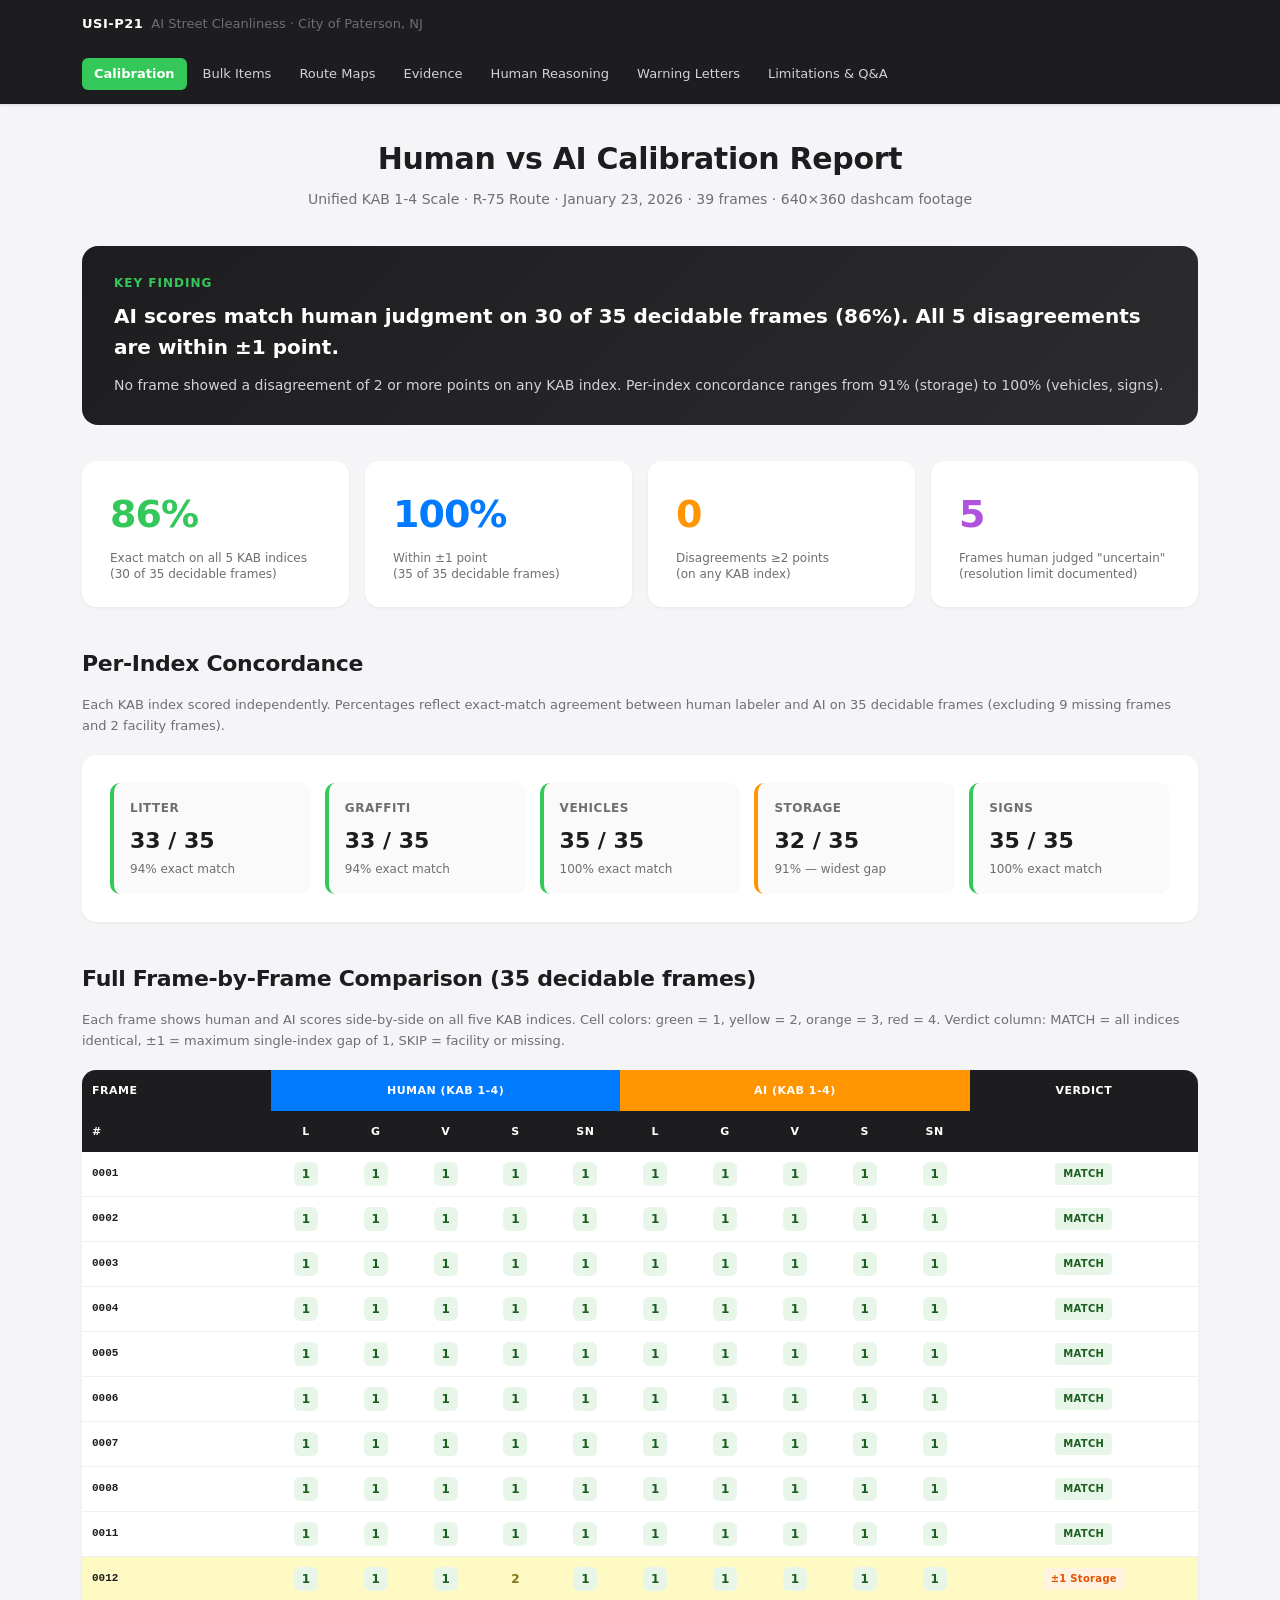
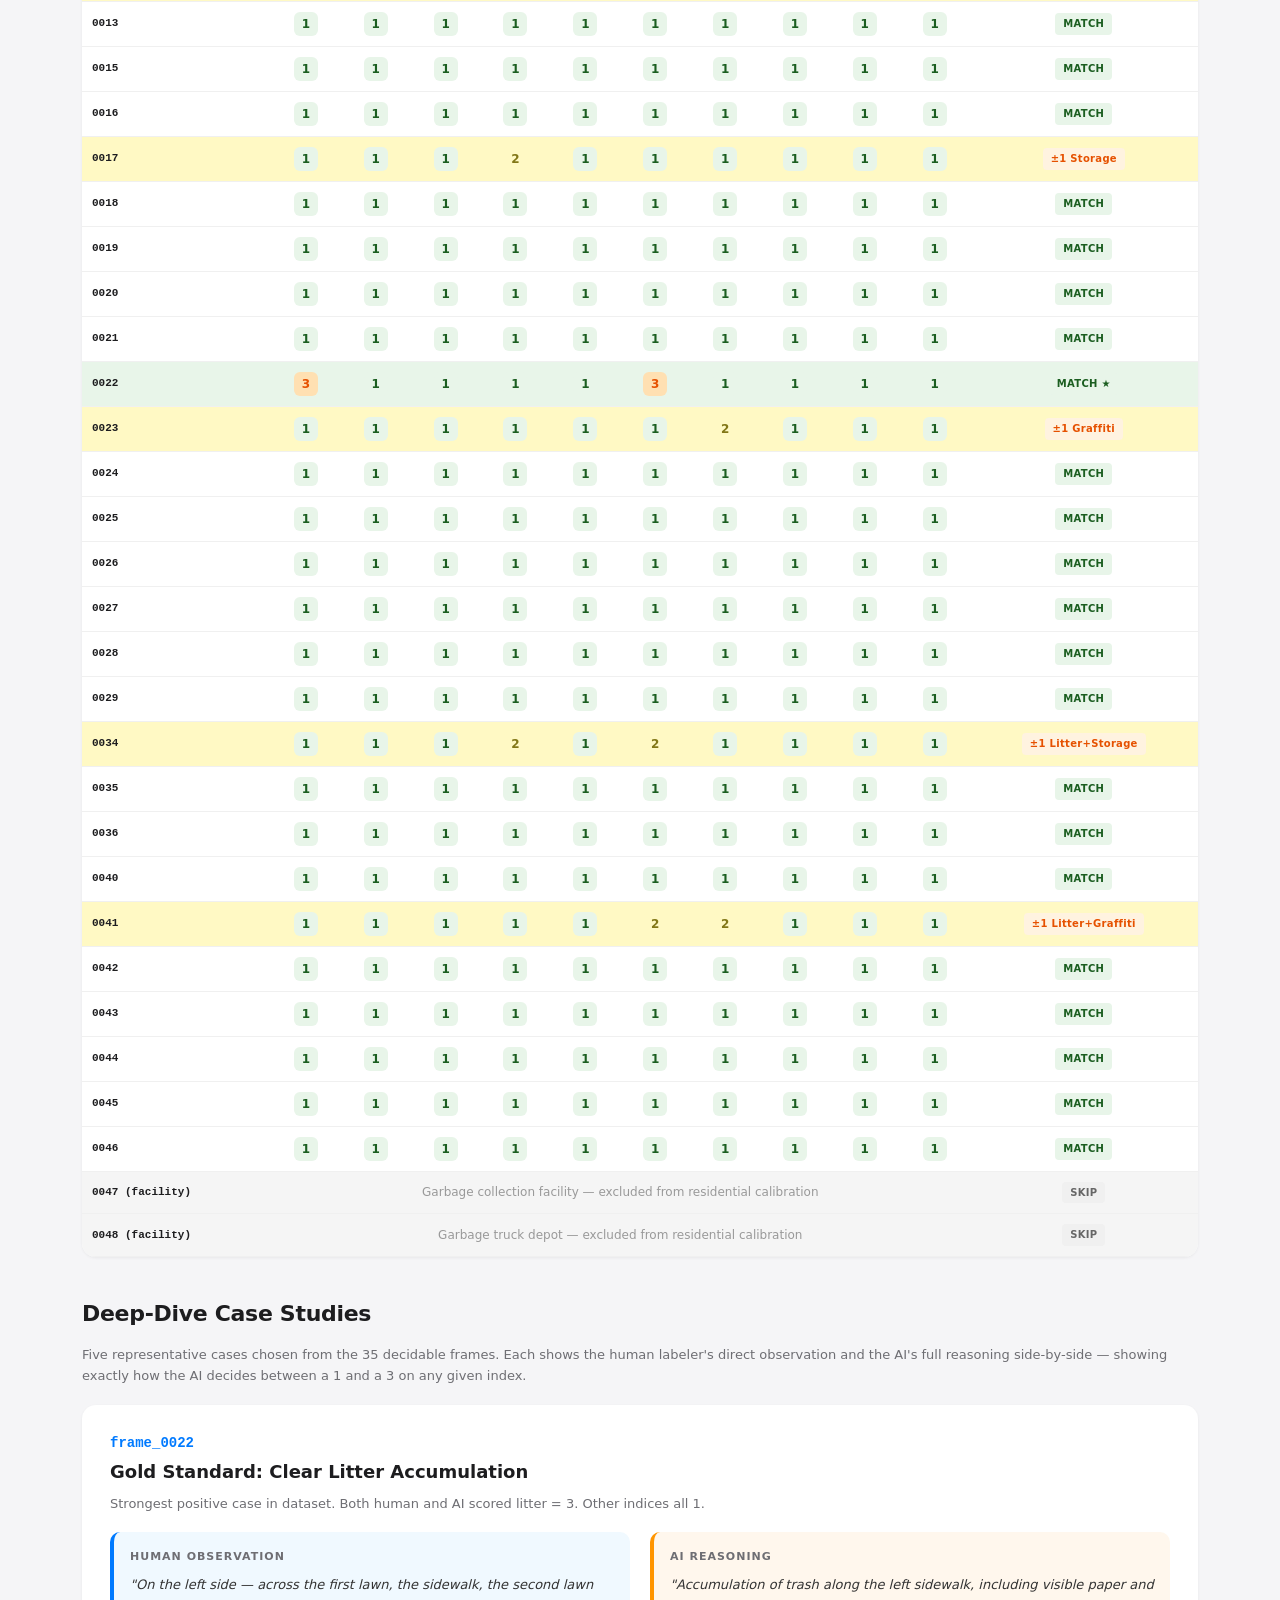
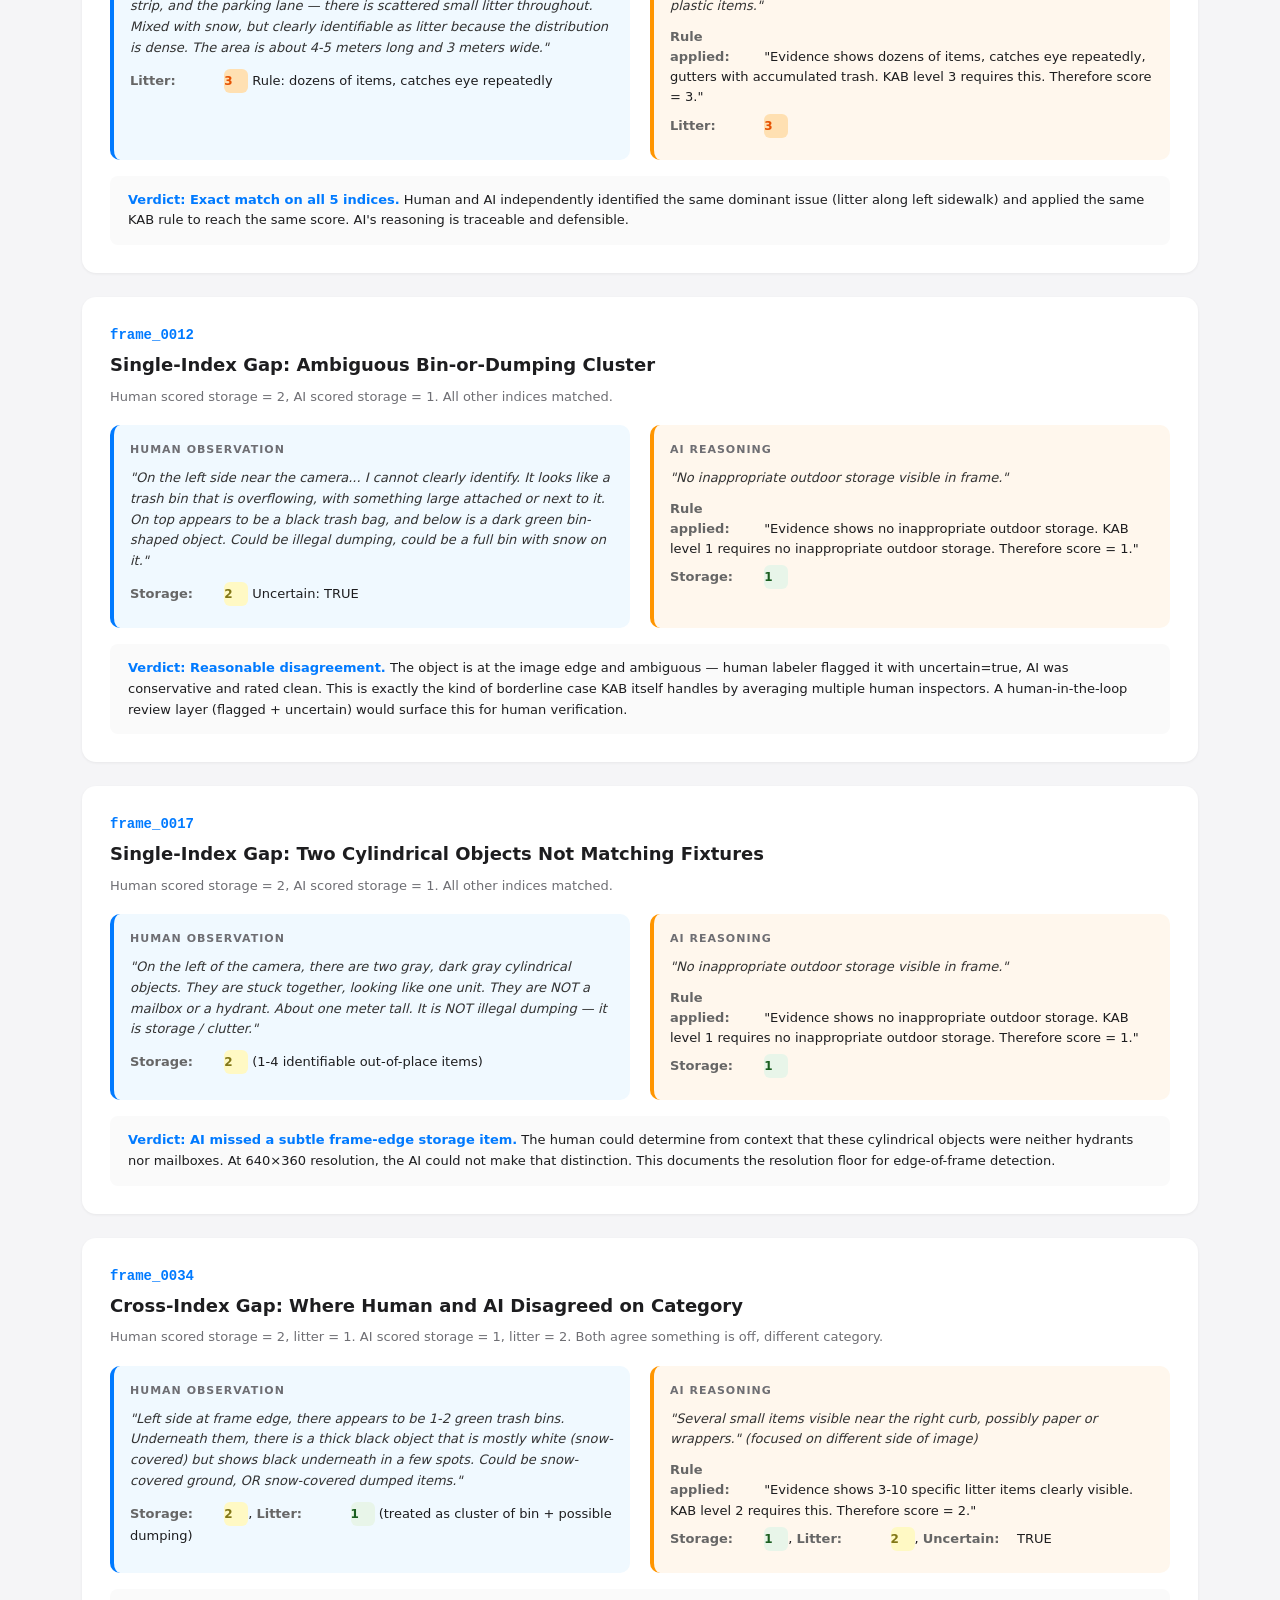
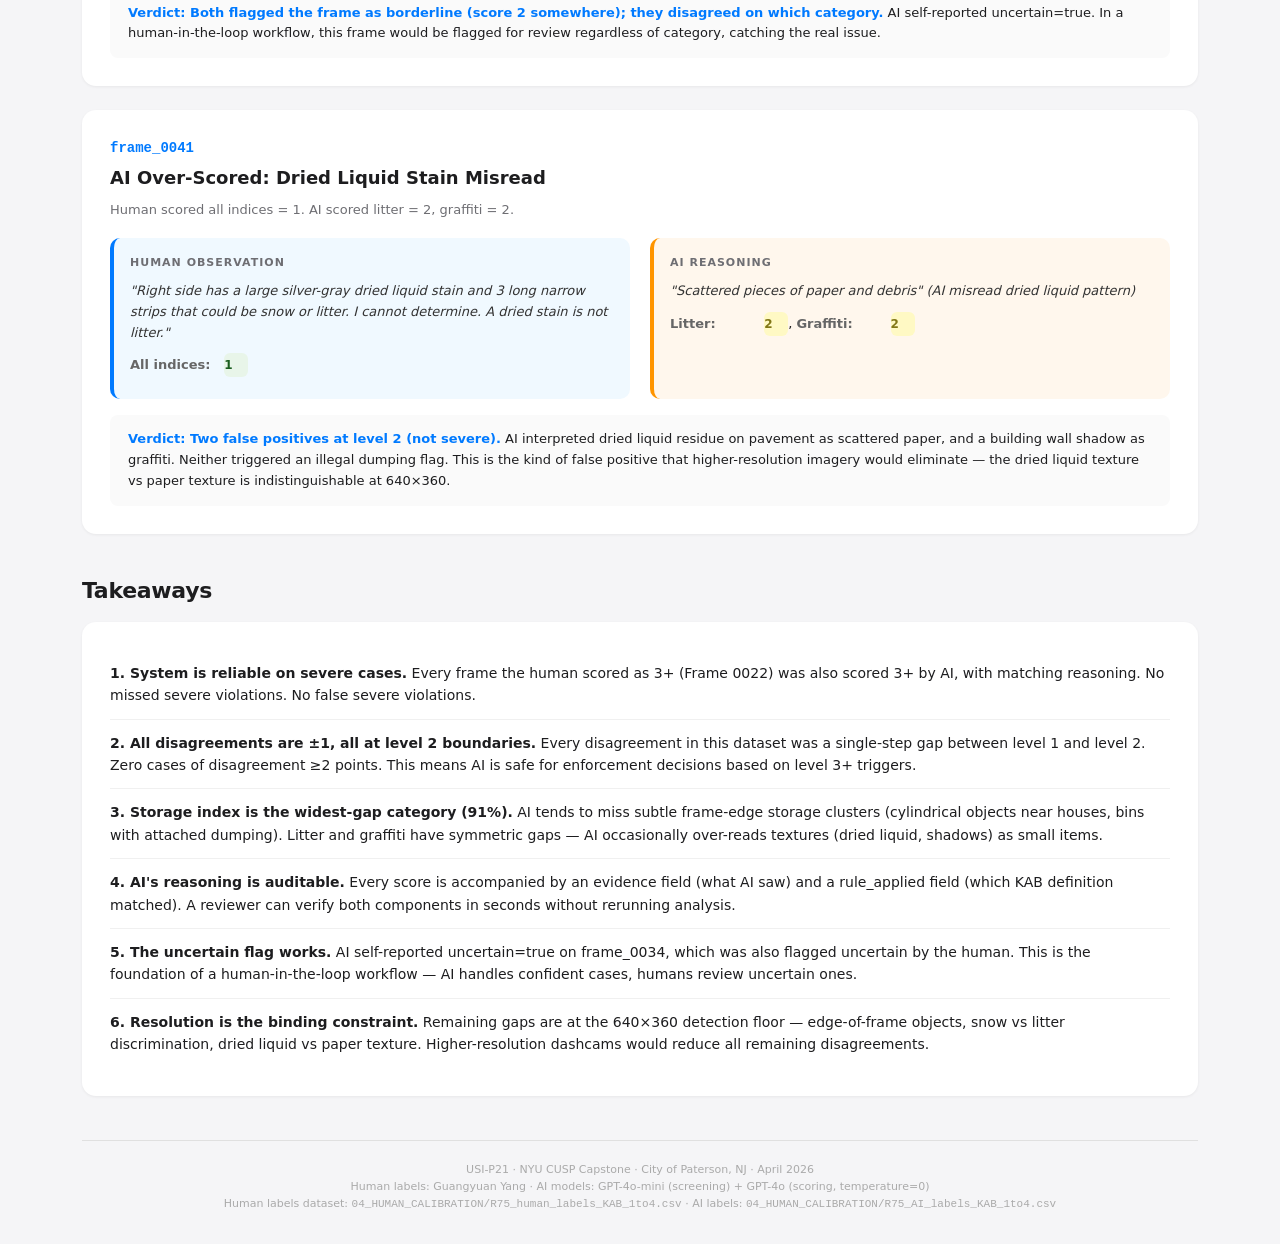
<file: index.html>
<!DOCTYPE html>
<html lang="en">
<head>
<meta charset="UTF-8">
<meta name="viewport" content="width=device-width, initial-scale=1.0">
<title>USI-P21 · Human vs AI Calibration Report (KAB 1-4)</title>
<style>
  * { margin: 0; padding: 0; box-sizing: border-box; }
  body {
    font-family: -apple-system, "Segoe UI", system-ui, sans-serif;
    background: #f5f5f7; color: #1d1d1f; padding: 0; line-height: 1.55;
  }
  .container { max-width: 1180px; margin: 0 auto; padding: 32px; }

  .topnav { background: #1d1d1f; color: white; padding: 14px 0; position: sticky; top: 0; z-index: 100; box-shadow: 0 1px 3px rgba(0,0,0,0.12); }
  .topnav-inner { max-width: 1180px; margin: 0 auto; padding: 0 32px; display: flex; align-items: center; justify-content: space-between; gap: 24px; flex-wrap: wrap; }
  .topnav-brand { font-weight: 700; font-size: 13px; letter-spacing: 0.5px; color: white; text-transform: uppercase; }
  .topnav-brand .sub { color: #6e6e73; font-weight: 500; margin-left: 8px; text-transform: none; letter-spacing: 0; }
  .topnav-links { display: flex; gap: 4px; flex-wrap: wrap; }
  .topnav-links a { color: #d2d2d7; text-decoration: none; font-size: 13px; padding: 6px 12px; border-radius: 6px; transition: background 0.15s, color 0.15s; }
  .topnav-links a:hover { background: #2c2c2e; color: white; }
  .topnav-links a.active { background: #34c759; color: white; font-weight: 600; }

  .header { text-align: center; margin-bottom: 36px; }
  .header h1 { font-size: 30px; font-weight: 700; margin-bottom: 6px; letter-spacing: -0.3px; }
  .header .subtitle { font-size: 14px; color: #6e6e73; }

  .highlight-bar {
    background: linear-gradient(135deg, #1d1d1f 0%, #2c2c2e 100%);
    color: white; padding: 28px 32px; border-radius: 16px; margin-bottom: 36px;
  }
  .highlight-bar .tag { color: #34c759; font-size: 12px; font-weight: 700; letter-spacing: 1px; text-transform: uppercase; }
  .highlight-bar h2 { font-size: 20px; font-weight: 600; margin: 8px 0 12px 0; }
  .highlight-bar p { color: #d2d2d7; font-size: 14px; }

  .metrics {
    display: grid; grid-template-columns: repeat(auto-fit, minmax(210px, 1fr));
    gap: 16px; margin-bottom: 40px;
  }
  .metric {
    background: white; border-radius: 14px; padding: 24px 28px;
    box-shadow: 0 1px 3px rgba(0,0,0,0.06);
  }
  .metric .value { font-size: 38px; font-weight: 700; letter-spacing: -1px; }
  .metric .label { font-size: 12px; color: #6e6e73; margin-top: 6px; line-height: 1.4; }
  .metric.green .value { color: #34c759; }
  .metric.blue .value { color: #007aff; }
  .metric.orange .value { color: #ff9500; }
  .metric.purple .value { color: #af52de; }

  h2.section-title { font-size: 22px; font-weight: 600; margin: 40px 0 14px 0; letter-spacing: -0.3px; }
  .section-note { font-size: 13px; color: #6e6e73; margin-bottom: 18px; line-height: 1.6; }

  .per-index {
    background: white; border-radius: 14px; padding: 28px; margin-bottom: 32px;
    box-shadow: 0 1px 3px rgba(0,0,0,0.06);
  }
  .per-index h3 { font-size: 16px; margin-bottom: 18px; }
  .index-grid {
    display: grid; grid-template-columns: repeat(auto-fit, minmax(180px, 1fr)); gap: 14px;
  }
  .index-box {
    padding: 16px; border-radius: 10px; background: #fafafa;
    border-left: 4px solid #34c759;
  }
  .index-box.near { border-left-color: #ff9500; }
  .index-box .name { font-size: 12px; color: #6e6e73; text-transform: uppercase; letter-spacing: 0.5px; font-weight: 600; }
  .index-box .fraction { font-size: 22px; font-weight: 700; margin: 6px 0 2px 0; }
  .index-box .pct { font-size: 12px; color: #6e6e73; }

  table.comparison {
    width: 100%; border-collapse: separate; border-spacing: 0;
    background: white; border-radius: 14px; overflow: hidden;
    box-shadow: 0 1px 3px rgba(0,0,0,0.06); margin-bottom: 40px;
    font-size: 13px;
  }
  .comparison th {
    background: #1d1d1f; color: white; font-size: 11px; font-weight: 600;
    text-transform: uppercase; letter-spacing: 0.5px; padding: 12px 10px;
    text-align: center;
  }
  .comparison th.left { text-align: left; }
  .comparison td { padding: 10px; border-bottom: 1px solid #f0f0f0; text-align: center; }
  .comparison td.frame { text-align: left; font-family: "SF Mono", Consolas, monospace; font-weight: 600; font-size: 11px; }
  .comparison tr:hover td { background: #fafafa; }

  .score-cell {
    display: inline-block; width: 24px; height: 24px; line-height: 24px;
    border-radius: 6px; font-weight: 700; font-size: 12px;
  }
  .score-cell.c1 { background: #e8f5e9; color: #1b5e20; }
  .score-cell.c2 { background: #fff9c4; color: #827717; }
  .score-cell.c3 { background: #ffe0b2; color: #e65100; }
  .score-cell.c4 { background: #ffcdd2; color: #b71c1c; }

  .diff-pill {
    display: inline-block; padding: 3px 8px; border-radius: 4px;
    font-size: 10px; font-weight: 700; letter-spacing: 0.3px;
  }
  .diff-pill.match { background: #e8f5e9; color: #1b5e20; }
  .diff-pill.close { background: #fff3e0; color: #e65100; }
  .diff-pill.gap { background: #ffcdd2; color: #b71c1c; }
  .diff-pill.skip { background: #f0f0f0; color: #666; }

  .deep-dive {
    background: white; border-radius: 14px; padding: 28px; margin-bottom: 24px;
    box-shadow: 0 1px 3px rgba(0,0,0,0.06);
  }
  .deep-dive .frame-id { font-family: "SF Mono", Consolas, monospace; font-weight: 700; font-size: 14px; color: #007aff; }
  .deep-dive h4 { font-size: 18px; margin: 4px 0 8px 0; }
  .deep-dive .subtitle { color: #6e6e73; font-size: 13px; margin-bottom: 18px; }

  .compare-cols { display: grid; grid-template-columns: 1fr 1fr; gap: 20px; margin-top: 16px; }
  @media (max-width: 820px) { .compare-cols { grid-template-columns: 1fr; } }
  .col { padding: 16px; border-radius: 10px; }
  .col.human { background: #f0f9ff; border-left: 4px solid #007aff; }
  .col.ai { background: #fff7ed; border-left: 4px solid #ff9500; }
  .col h5 { font-size: 11px; text-transform: uppercase; letter-spacing: 1px; color: #6e6e73; margin-bottom: 10px; font-weight: 700; }
  .col .quote { font-style: italic; font-size: 13px; color: #333; line-height: 1.6; margin-bottom: 10px; }
  .col .score-row { font-size: 13px; margin-bottom: 6px; }
  .col .score-row strong { display: inline-block; width: 90px; color: #666; }

  .verdict-line {
    margin-top: 16px; padding: 14px 18px; background: #fafafa; border-radius: 8px;
    font-size: 13px; color: #1d1d1f; line-height: 1.6;
  }
  .verdict-line strong { color: #007aff; }

  .takeaways {
    background: white; border-radius: 14px; padding: 28px; margin-bottom: 24px;
    box-shadow: 0 1px 3px rgba(0,0,0,0.06);
  }
  .takeaways h3 { font-size: 17px; margin-bottom: 14px; }
  .takeaway-item { padding: 12px 0; border-bottom: 1px solid #f0f0f0; font-size: 14px; line-height: 1.6; }
  .takeaway-item:last-child { border-bottom: none; }
  .takeaway-item strong { color: #1d1d1f; }

  .footer { text-align: center; font-size: 11px; color: #aaa; margin-top: 44px; padding-top: 20px; border-top: 1px solid #e0e0e0; }
</style>
</head>
<body>

<nav class="topnav">
  <div class="topnav-inner">
    <div class="topnav-brand">USI-P21<span class="sub">AI Street Cleanliness · City of Paterson, NJ</span></div>
    <div class="topnav-links">
      <a href="index.html" class="active">Calibration</a>
      <a href="bulk_items.html">Bulk Items</a>
      <a href="route_maps.html">Route Maps</a>
      <a href="evidence.html">Evidence</a>
      <a href="reasoning.html">Human Reasoning</a>
      <a href="letters.html">Warning Letters</a>
      <a href="qa.html">Limitations &amp; Q&amp;A</a>
    </div>
  </div>
</nav>

<div class="container">

<div class="header">
  <h1>Human vs AI Calibration Report</h1>
  <div class="subtitle">Unified KAB 1-4 Scale · R-75 Route · January 23, 2026 · 39 frames · 640×360 dashcam footage</div>
</div>

<div class="highlight-bar">
  <div class="tag">Key Finding</div>
  <h2>AI scores match human judgment on 30 of 35 decidable frames (86%). All 5 disagreements are within ±1 point.</h2>
  <p>No frame showed a disagreement of 2 or more points on any KAB index. Per-index concordance ranges from 91% (storage) to 100% (vehicles, signs).</p>
</div>

<div class="metrics">
  <div class="metric green">
    <div class="value">86%</div>
    <div class="label">Exact match on all 5 KAB indices<br>(30 of 35 decidable frames)</div>
  </div>
  <div class="metric blue">
    <div class="value">100%</div>
    <div class="label">Within ±1 point<br>(35 of 35 decidable frames)</div>
  </div>
  <div class="metric orange">
    <div class="value">0</div>
    <div class="label">Disagreements ≥2 points<br>(on any KAB index)</div>
  </div>
  <div class="metric purple">
    <div class="value">5</div>
    <div class="label">Frames human judged "uncertain"<br>(resolution limit documented)</div>
  </div>
</div>

<h2 class="section-title">Per-Index Concordance</h2>
<div class="section-note">Each KAB index scored independently. Percentages reflect exact-match agreement between human labeler and AI on 35 decidable frames (excluding 9 missing frames and 2 facility frames).</div>

<div class="per-index">
  <div class="index-grid">
    <div class="index-box"><div class="name">Litter</div><div class="fraction">33 / 35</div><div class="pct">94% exact match</div></div>
    <div class="index-box"><div class="name">Graffiti</div><div class="fraction">33 / 35</div><div class="pct">94% exact match</div></div>
    <div class="index-box"><div class="name">Vehicles</div><div class="fraction">35 / 35</div><div class="pct">100% exact match</div></div>
    <div class="index-box near"><div class="name">Storage</div><div class="fraction">32 / 35</div><div class="pct">91% — widest gap</div></div>
    <div class="index-box"><div class="name">Signs</div><div class="fraction">35 / 35</div><div class="pct">100% exact match</div></div>
  </div>
</div>

<h2 class="section-title">Full Frame-by-Frame Comparison (35 decidable frames)</h2>
<div class="section-note">Each frame shows human and AI scores side-by-side on all five KAB indices. Cell colors: green = 1, yellow = 2, orange = 3, red = 4. Verdict column: MATCH = all indices identical, ±1 = maximum single-index gap of 1, SKIP = facility or missing.</div>

<table class="comparison">
<thead>
<tr>
  <th class="left">Frame</th>
  <th colspan="5" style="background:#007aff;">Human (KAB 1-4)</th>
  <th colspan="5" style="background:#ff9500;">AI (KAB 1-4)</th>
  <th>Verdict</th>
</tr>
<tr>
  <th class="left">#</th>
  <th>L</th><th>G</th><th>V</th><th>S</th><th>Sn</th>
  <th>L</th><th>G</th><th>V</th><th>S</th><th>Sn</th>
  <th>&nbsp;</th>
</tr>
</thead>
<tbody>
<tr><td class="frame">0001</td><td><span class="score-cell c1">1</span></td><td><span class="score-cell c1">1</span></td><td><span class="score-cell c1">1</span></td><td><span class="score-cell c1">1</span></td><td><span class="score-cell c1">1</span></td><td><span class="score-cell c1">1</span></td><td><span class="score-cell c1">1</span></td><td><span class="score-cell c1">1</span></td><td><span class="score-cell c1">1</span></td><td><span class="score-cell c1">1</span></td><td><span class="diff-pill match">MATCH</span></td></tr>
<tr><td class="frame">0002</td><td><span class="score-cell c1">1</span></td><td><span class="score-cell c1">1</span></td><td><span class="score-cell c1">1</span></td><td><span class="score-cell c1">1</span></td><td><span class="score-cell c1">1</span></td><td><span class="score-cell c1">1</span></td><td><span class="score-cell c1">1</span></td><td><span class="score-cell c1">1</span></td><td><span class="score-cell c1">1</span></td><td><span class="score-cell c1">1</span></td><td><span class="diff-pill match">MATCH</span></td></tr>
<tr><td class="frame">0003</td><td><span class="score-cell c1">1</span></td><td><span class="score-cell c1">1</span></td><td><span class="score-cell c1">1</span></td><td><span class="score-cell c1">1</span></td><td><span class="score-cell c1">1</span></td><td><span class="score-cell c1">1</span></td><td><span class="score-cell c1">1</span></td><td><span class="score-cell c1">1</span></td><td><span class="score-cell c1">1</span></td><td><span class="score-cell c1">1</span></td><td><span class="diff-pill match">MATCH</span></td></tr>
<tr><td class="frame">0004</td><td><span class="score-cell c1">1</span></td><td><span class="score-cell c1">1</span></td><td><span class="score-cell c1">1</span></td><td><span class="score-cell c1">1</span></td><td><span class="score-cell c1">1</span></td><td><span class="score-cell c1">1</span></td><td><span class="score-cell c1">1</span></td><td><span class="score-cell c1">1</span></td><td><span class="score-cell c1">1</span></td><td><span class="score-cell c1">1</span></td><td><span class="diff-pill match">MATCH</span></td></tr>
<tr><td class="frame">0005</td><td><span class="score-cell c1">1</span></td><td><span class="score-cell c1">1</span></td><td><span class="score-cell c1">1</span></td><td><span class="score-cell c1">1</span></td><td><span class="score-cell c1">1</span></td><td><span class="score-cell c1">1</span></td><td><span class="score-cell c1">1</span></td><td><span class="score-cell c1">1</span></td><td><span class="score-cell c1">1</span></td><td><span class="score-cell c1">1</span></td><td><span class="diff-pill match">MATCH</span></td></tr>
<tr><td class="frame">0006</td><td><span class="score-cell c1">1</span></td><td><span class="score-cell c1">1</span></td><td><span class="score-cell c1">1</span></td><td><span class="score-cell c1">1</span></td><td><span class="score-cell c1">1</span></td><td><span class="score-cell c1">1</span></td><td><span class="score-cell c1">1</span></td><td><span class="score-cell c1">1</span></td><td><span class="score-cell c1">1</span></td><td><span class="score-cell c1">1</span></td><td><span class="diff-pill match">MATCH</span></td></tr>
<tr><td class="frame">0007</td><td><span class="score-cell c1">1</span></td><td><span class="score-cell c1">1</span></td><td><span class="score-cell c1">1</span></td><td><span class="score-cell c1">1</span></td><td><span class="score-cell c1">1</span></td><td><span class="score-cell c1">1</span></td><td><span class="score-cell c1">1</span></td><td><span class="score-cell c1">1</span></td><td><span class="score-cell c1">1</span></td><td><span class="score-cell c1">1</span></td><td><span class="diff-pill match">MATCH</span></td></tr>
<tr><td class="frame">0008</td><td><span class="score-cell c1">1</span></td><td><span class="score-cell c1">1</span></td><td><span class="score-cell c1">1</span></td><td><span class="score-cell c1">1</span></td><td><span class="score-cell c1">1</span></td><td><span class="score-cell c1">1</span></td><td><span class="score-cell c1">1</span></td><td><span class="score-cell c1">1</span></td><td><span class="score-cell c1">1</span></td><td><span class="score-cell c1">1</span></td><td><span class="diff-pill match">MATCH</span></td></tr>
<tr><td class="frame">0011</td><td><span class="score-cell c1">1</span></td><td><span class="score-cell c1">1</span></td><td><span class="score-cell c1">1</span></td><td><span class="score-cell c1">1</span></td><td><span class="score-cell c1">1</span></td><td><span class="score-cell c1">1</span></td><td><span class="score-cell c1">1</span></td><td><span class="score-cell c1">1</span></td><td><span class="score-cell c1">1</span></td><td><span class="score-cell c1">1</span></td><td><span class="diff-pill match">MATCH</span></td></tr>
<tr style="background:#fff9c4;"><td class="frame">0012</td><td><span class="score-cell c1">1</span></td><td><span class="score-cell c1">1</span></td><td><span class="score-cell c1">1</span></td><td><span class="score-cell c2">2</span></td><td><span class="score-cell c1">1</span></td><td><span class="score-cell c1">1</span></td><td><span class="score-cell c1">1</span></td><td><span class="score-cell c1">1</span></td><td><span class="score-cell c1">1</span></td><td><span class="score-cell c1">1</span></td><td><span class="diff-pill close">±1 Storage</span></td></tr>
<tr><td class="frame">0013</td><td><span class="score-cell c1">1</span></td><td><span class="score-cell c1">1</span></td><td><span class="score-cell c1">1</span></td><td><span class="score-cell c1">1</span></td><td><span class="score-cell c1">1</span></td><td><span class="score-cell c1">1</span></td><td><span class="score-cell c1">1</span></td><td><span class="score-cell c1">1</span></td><td><span class="score-cell c1">1</span></td><td><span class="score-cell c1">1</span></td><td><span class="diff-pill match">MATCH</span></td></tr>
<tr><td class="frame">0015</td><td><span class="score-cell c1">1</span></td><td><span class="score-cell c1">1</span></td><td><span class="score-cell c1">1</span></td><td><span class="score-cell c1">1</span></td><td><span class="score-cell c1">1</span></td><td><span class="score-cell c1">1</span></td><td><span class="score-cell c1">1</span></td><td><span class="score-cell c1">1</span></td><td><span class="score-cell c1">1</span></td><td><span class="score-cell c1">1</span></td><td><span class="diff-pill match">MATCH</span></td></tr>
<tr><td class="frame">0016</td><td><span class="score-cell c1">1</span></td><td><span class="score-cell c1">1</span></td><td><span class="score-cell c1">1</span></td><td><span class="score-cell c1">1</span></td><td><span class="score-cell c1">1</span></td><td><span class="score-cell c1">1</span></td><td><span class="score-cell c1">1</span></td><td><span class="score-cell c1">1</span></td><td><span class="score-cell c1">1</span></td><td><span class="score-cell c1">1</span></td><td><span class="diff-pill match">MATCH</span></td></tr>
<tr style="background:#fff9c4;"><td class="frame">0017</td><td><span class="score-cell c1">1</span></td><td><span class="score-cell c1">1</span></td><td><span class="score-cell c1">1</span></td><td><span class="score-cell c2">2</span></td><td><span class="score-cell c1">1</span></td><td><span class="score-cell c1">1</span></td><td><span class="score-cell c1">1</span></td><td><span class="score-cell c1">1</span></td><td><span class="score-cell c1">1</span></td><td><span class="score-cell c1">1</span></td><td><span class="diff-pill close">±1 Storage</span></td></tr>
<tr><td class="frame">0018</td><td><span class="score-cell c1">1</span></td><td><span class="score-cell c1">1</span></td><td><span class="score-cell c1">1</span></td><td><span class="score-cell c1">1</span></td><td><span class="score-cell c1">1</span></td><td><span class="score-cell c1">1</span></td><td><span class="score-cell c1">1</span></td><td><span class="score-cell c1">1</span></td><td><span class="score-cell c1">1</span></td><td><span class="score-cell c1">1</span></td><td><span class="diff-pill match">MATCH</span></td></tr>
<tr><td class="frame">0019</td><td><span class="score-cell c1">1</span></td><td><span class="score-cell c1">1</span></td><td><span class="score-cell c1">1</span></td><td><span class="score-cell c1">1</span></td><td><span class="score-cell c1">1</span></td><td><span class="score-cell c1">1</span></td><td><span class="score-cell c1">1</span></td><td><span class="score-cell c1">1</span></td><td><span class="score-cell c1">1</span></td><td><span class="score-cell c1">1</span></td><td><span class="diff-pill match">MATCH</span></td></tr>
<tr><td class="frame">0020</td><td><span class="score-cell c1">1</span></td><td><span class="score-cell c1">1</span></td><td><span class="score-cell c1">1</span></td><td><span class="score-cell c1">1</span></td><td><span class="score-cell c1">1</span></td><td><span class="score-cell c1">1</span></td><td><span class="score-cell c1">1</span></td><td><span class="score-cell c1">1</span></td><td><span class="score-cell c1">1</span></td><td><span class="score-cell c1">1</span></td><td><span class="diff-pill match">MATCH</span></td></tr>
<tr><td class="frame">0021</td><td><span class="score-cell c1">1</span></td><td><span class="score-cell c1">1</span></td><td><span class="score-cell c1">1</span></td><td><span class="score-cell c1">1</span></td><td><span class="score-cell c1">1</span></td><td><span class="score-cell c1">1</span></td><td><span class="score-cell c1">1</span></td><td><span class="score-cell c1">1</span></td><td><span class="score-cell c1">1</span></td><td><span class="score-cell c1">1</span></td><td><span class="diff-pill match">MATCH</span></td></tr>
<tr style="background:#e8f5e9;"><td class="frame">0022</td><td><span class="score-cell c3">3</span></td><td><span class="score-cell c1">1</span></td><td><span class="score-cell c1">1</span></td><td><span class="score-cell c1">1</span></td><td><span class="score-cell c1">1</span></td><td><span class="score-cell c3">3</span></td><td><span class="score-cell c1">1</span></td><td><span class="score-cell c1">1</span></td><td><span class="score-cell c1">1</span></td><td><span class="score-cell c1">1</span></td><td><span class="diff-pill match">MATCH ★</span></td></tr>
<tr style="background:#fff9c4;"><td class="frame">0023</td><td><span class="score-cell c1">1</span></td><td><span class="score-cell c1">1</span></td><td><span class="score-cell c1">1</span></td><td><span class="score-cell c1">1</span></td><td><span class="score-cell c1">1</span></td><td><span class="score-cell c1">1</span></td><td><span class="score-cell c2">2</span></td><td><span class="score-cell c1">1</span></td><td><span class="score-cell c1">1</span></td><td><span class="score-cell c1">1</span></td><td><span class="diff-pill close">±1 Graffiti</span></td></tr>
<tr><td class="frame">0024</td><td><span class="score-cell c1">1</span></td><td><span class="score-cell c1">1</span></td><td><span class="score-cell c1">1</span></td><td><span class="score-cell c1">1</span></td><td><span class="score-cell c1">1</span></td><td><span class="score-cell c1">1</span></td><td><span class="score-cell c1">1</span></td><td><span class="score-cell c1">1</span></td><td><span class="score-cell c1">1</span></td><td><span class="score-cell c1">1</span></td><td><span class="diff-pill match">MATCH</span></td></tr>
<tr><td class="frame">0025</td><td><span class="score-cell c1">1</span></td><td><span class="score-cell c1">1</span></td><td><span class="score-cell c1">1</span></td><td><span class="score-cell c1">1</span></td><td><span class="score-cell c1">1</span></td><td><span class="score-cell c1">1</span></td><td><span class="score-cell c1">1</span></td><td><span class="score-cell c1">1</span></td><td><span class="score-cell c1">1</span></td><td><span class="score-cell c1">1</span></td><td><span class="diff-pill match">MATCH</span></td></tr>
<tr><td class="frame">0026</td><td><span class="score-cell c1">1</span></td><td><span class="score-cell c1">1</span></td><td><span class="score-cell c1">1</span></td><td><span class="score-cell c1">1</span></td><td><span class="score-cell c1">1</span></td><td><span class="score-cell c1">1</span></td><td><span class="score-cell c1">1</span></td><td><span class="score-cell c1">1</span></td><td><span class="score-cell c1">1</span></td><td><span class="score-cell c1">1</span></td><td><span class="diff-pill match">MATCH</span></td></tr>
<tr><td class="frame">0027</td><td><span class="score-cell c1">1</span></td><td><span class="score-cell c1">1</span></td><td><span class="score-cell c1">1</span></td><td><span class="score-cell c1">1</span></td><td><span class="score-cell c1">1</span></td><td><span class="score-cell c1">1</span></td><td><span class="score-cell c1">1</span></td><td><span class="score-cell c1">1</span></td><td><span class="score-cell c1">1</span></td><td><span class="score-cell c1">1</span></td><td><span class="diff-pill match">MATCH</span></td></tr>
<tr><td class="frame">0028</td><td><span class="score-cell c1">1</span></td><td><span class="score-cell c1">1</span></td><td><span class="score-cell c1">1</span></td><td><span class="score-cell c1">1</span></td><td><span class="score-cell c1">1</span></td><td><span class="score-cell c1">1</span></td><td><span class="score-cell c1">1</span></td><td><span class="score-cell c1">1</span></td><td><span class="score-cell c1">1</span></td><td><span class="score-cell c1">1</span></td><td><span class="diff-pill match">MATCH</span></td></tr>
<tr><td class="frame">0029</td><td><span class="score-cell c1">1</span></td><td><span class="score-cell c1">1</span></td><td><span class="score-cell c1">1</span></td><td><span class="score-cell c1">1</span></td><td><span class="score-cell c1">1</span></td><td><span class="score-cell c1">1</span></td><td><span class="score-cell c1">1</span></td><td><span class="score-cell c1">1</span></td><td><span class="score-cell c1">1</span></td><td><span class="score-cell c1">1</span></td><td><span class="diff-pill match">MATCH</span></td></tr>
<tr style="background:#fff9c4;"><td class="frame">0034</td><td><span class="score-cell c1">1</span></td><td><span class="score-cell c1">1</span></td><td><span class="score-cell c1">1</span></td><td><span class="score-cell c2">2</span></td><td><span class="score-cell c1">1</span></td><td><span class="score-cell c2">2</span></td><td><span class="score-cell c1">1</span></td><td><span class="score-cell c1">1</span></td><td><span class="score-cell c1">1</span></td><td><span class="score-cell c1">1</span></td><td><span class="diff-pill close">±1 Litter+Storage</span></td></tr>
<tr><td class="frame">0035</td><td><span class="score-cell c1">1</span></td><td><span class="score-cell c1">1</span></td><td><span class="score-cell c1">1</span></td><td><span class="score-cell c1">1</span></td><td><span class="score-cell c1">1</span></td><td><span class="score-cell c1">1</span></td><td><span class="score-cell c1">1</span></td><td><span class="score-cell c1">1</span></td><td><span class="score-cell c1">1</span></td><td><span class="score-cell c1">1</span></td><td><span class="diff-pill match">MATCH</span></td></tr>
<tr><td class="frame">0036</td><td><span class="score-cell c1">1</span></td><td><span class="score-cell c1">1</span></td><td><span class="score-cell c1">1</span></td><td><span class="score-cell c1">1</span></td><td><span class="score-cell c1">1</span></td><td><span class="score-cell c1">1</span></td><td><span class="score-cell c1">1</span></td><td><span class="score-cell c1">1</span></td><td><span class="score-cell c1">1</span></td><td><span class="score-cell c1">1</span></td><td><span class="diff-pill match">MATCH</span></td></tr>
<tr><td class="frame">0040</td><td><span class="score-cell c1">1</span></td><td><span class="score-cell c1">1</span></td><td><span class="score-cell c1">1</span></td><td><span class="score-cell c1">1</span></td><td><span class="score-cell c1">1</span></td><td><span class="score-cell c1">1</span></td><td><span class="score-cell c1">1</span></td><td><span class="score-cell c1">1</span></td><td><span class="score-cell c1">1</span></td><td><span class="score-cell c1">1</span></td><td><span class="diff-pill match">MATCH</span></td></tr>
<tr style="background:#fff9c4;"><td class="frame">0041</td><td><span class="score-cell c1">1</span></td><td><span class="score-cell c1">1</span></td><td><span class="score-cell c1">1</span></td><td><span class="score-cell c1">1</span></td><td><span class="score-cell c1">1</span></td><td><span class="score-cell c2">2</span></td><td><span class="score-cell c2">2</span></td><td><span class="score-cell c1">1</span></td><td><span class="score-cell c1">1</span></td><td><span class="score-cell c1">1</span></td><td><span class="diff-pill close">±1 Litter+Graffiti</span></td></tr>
<tr><td class="frame">0042</td><td><span class="score-cell c1">1</span></td><td><span class="score-cell c1">1</span></td><td><span class="score-cell c1">1</span></td><td><span class="score-cell c1">1</span></td><td><span class="score-cell c1">1</span></td><td><span class="score-cell c1">1</span></td><td><span class="score-cell c1">1</span></td><td><span class="score-cell c1">1</span></td><td><span class="score-cell c1">1</span></td><td><span class="score-cell c1">1</span></td><td><span class="diff-pill match">MATCH</span></td></tr>
<tr><td class="frame">0043</td><td><span class="score-cell c1">1</span></td><td><span class="score-cell c1">1</span></td><td><span class="score-cell c1">1</span></td><td><span class="score-cell c1">1</span></td><td><span class="score-cell c1">1</span></td><td><span class="score-cell c1">1</span></td><td><span class="score-cell c1">1</span></td><td><span class="score-cell c1">1</span></td><td><span class="score-cell c1">1</span></td><td><span class="score-cell c1">1</span></td><td><span class="diff-pill match">MATCH</span></td></tr>
<tr><td class="frame">0044</td><td><span class="score-cell c1">1</span></td><td><span class="score-cell c1">1</span></td><td><span class="score-cell c1">1</span></td><td><span class="score-cell c1">1</span></td><td><span class="score-cell c1">1</span></td><td><span class="score-cell c1">1</span></td><td><span class="score-cell c1">1</span></td><td><span class="score-cell c1">1</span></td><td><span class="score-cell c1">1</span></td><td><span class="score-cell c1">1</span></td><td><span class="diff-pill match">MATCH</span></td></tr>
<tr><td class="frame">0045</td><td><span class="score-cell c1">1</span></td><td><span class="score-cell c1">1</span></td><td><span class="score-cell c1">1</span></td><td><span class="score-cell c1">1</span></td><td><span class="score-cell c1">1</span></td><td><span class="score-cell c1">1</span></td><td><span class="score-cell c1">1</span></td><td><span class="score-cell c1">1</span></td><td><span class="score-cell c1">1</span></td><td><span class="score-cell c1">1</span></td><td><span class="diff-pill match">MATCH</span></td></tr>
<tr><td class="frame">0046</td><td><span class="score-cell c1">1</span></td><td><span class="score-cell c1">1</span></td><td><span class="score-cell c1">1</span></td><td><span class="score-cell c1">1</span></td><td><span class="score-cell c1">1</span></td><td><span class="score-cell c1">1</span></td><td><span class="score-cell c1">1</span></td><td><span class="score-cell c1">1</span></td><td><span class="score-cell c1">1</span></td><td><span class="score-cell c1">1</span></td><td><span class="diff-pill match">MATCH</span></td></tr>
<tr style="background:#f5f5f5;"><td class="frame">0047 (facility)</td><td colspan="10" style="text-align:center; color:#999; font-size:12px;">Garbage collection facility — excluded from residential calibration</td><td><span class="diff-pill skip">SKIP</span></td></tr>
<tr style="background:#f5f5f5;"><td class="frame">0048 (facility)</td><td colspan="10" style="text-align:center; color:#999; font-size:12px;">Garbage truck depot — excluded from residential calibration</td><td><span class="diff-pill skip">SKIP</span></td></tr>
</tbody>
</table>

<h2 class="section-title">Deep-Dive Case Studies</h2>
<div class="section-note">Five representative cases chosen from the 35 decidable frames. Each shows the human labeler's direct observation and the AI's full reasoning side-by-side — showing exactly how the AI decides between a 1 and a 3 on any given index.</div>

<div class="deep-dive">
  <div class="frame-id">frame_0022</div>
  <h4>Gold Standard: Clear Litter Accumulation</h4>
  <div class="subtitle">Strongest positive case in dataset. Both human and AI scored litter = 3. Other indices all 1.</div>
  <div class="compare-cols">
    <div class="col human">
      <h5>Human Observation</h5>
      <div class="quote">"On the left side — across the first lawn, the sidewalk, the second lawn strip, and the parking lane — there is scattered small litter throughout. Mixed with snow, but clearly identifiable as litter because the distribution is dense. The area is about 4-5 meters long and 3 meters wide."</div>
      <div class="score-row"><strong>Litter:</strong> <span class="score-cell c3">3</span> Rule: dozens of items, catches eye repeatedly</div>
    </div>
    <div class="col ai">
      <h5>AI Reasoning</h5>
      <div class="quote">"Accumulation of trash along the left sidewalk, including visible paper and plastic items."</div>
      <div class="score-row"><strong>Rule applied:</strong> "Evidence shows dozens of items, catches eye repeatedly, gutters with accumulated trash. KAB level 3 requires this. Therefore score = 3."</div>
      <div class="score-row"><strong>Litter:</strong> <span class="score-cell c3">3</span></div>
    </div>
  </div>
  <div class="verdict-line"><strong>Verdict: Exact match on all 5 indices.</strong> Human and AI independently identified the same dominant issue (litter along left sidewalk) and applied the same KAB rule to reach the same score. AI's reasoning is traceable and defensible.</div>
</div>

<div class="deep-dive">
  <div class="frame-id">frame_0012</div>
  <h4>Single-Index Gap: Ambiguous Bin-or-Dumping Cluster</h4>
  <div class="subtitle">Human scored storage = 2, AI scored storage = 1. All other indices matched.</div>
  <div class="compare-cols">
    <div class="col human">
      <h5>Human Observation</h5>
      <div class="quote">"On the left side near the camera... I cannot clearly identify. It looks like a trash bin that is overflowing, with something large attached or next to it. On top appears to be a black trash bag, and below is a dark green bin-shaped object. Could be illegal dumping, could be a full bin with snow on it."</div>
      <div class="score-row"><strong>Storage:</strong> <span class="score-cell c2">2</span> Uncertain: TRUE</div>
    </div>
    <div class="col ai">
      <h5>AI Reasoning</h5>
      <div class="quote">"No inappropriate outdoor storage visible in frame."</div>
      <div class="score-row"><strong>Rule applied:</strong> "Evidence shows no inappropriate outdoor storage. KAB level 1 requires no inappropriate outdoor storage. Therefore score = 1."</div>
      <div class="score-row"><strong>Storage:</strong> <span class="score-cell c1">1</span></div>
    </div>
  </div>
  <div class="verdict-line"><strong>Verdict: Reasonable disagreement.</strong> The object is at the image edge and ambiguous — human labeler flagged it with uncertain=true, AI was conservative and rated clean. This is exactly the kind of borderline case KAB itself handles by averaging multiple human inspectors. A human-in-the-loop review layer (flagged + uncertain) would surface this for human verification.</div>
</div>

<div class="deep-dive">
  <div class="frame-id">frame_0017</div>
  <h4>Single-Index Gap: Two Cylindrical Objects Not Matching Fixtures</h4>
  <div class="subtitle">Human scored storage = 2, AI scored storage = 1. All other indices matched.</div>
  <div class="compare-cols">
    <div class="col human">
      <h5>Human Observation</h5>
      <div class="quote">"On the left of the camera, there are two gray, dark gray cylindrical objects. They are stuck together, looking like one unit. They are NOT a mailbox or a hydrant. About one meter tall. It is NOT illegal dumping — it is storage / clutter."</div>
      <div class="score-row"><strong>Storage:</strong> <span class="score-cell c2">2</span> (1-4 identifiable out-of-place items)</div>
    </div>
    <div class="col ai">
      <h5>AI Reasoning</h5>
      <div class="quote">"No inappropriate outdoor storage visible in frame."</div>
      <div class="score-row"><strong>Rule applied:</strong> "Evidence shows no inappropriate outdoor storage. KAB level 1 requires no inappropriate outdoor storage. Therefore score = 1."</div>
      <div class="score-row"><strong>Storage:</strong> <span class="score-cell c1">1</span></div>
    </div>
  </div>
  <div class="verdict-line"><strong>Verdict: AI missed a subtle frame-edge storage item.</strong> The human could determine from context that these cylindrical objects were neither hydrants nor mailboxes. At 640×360 resolution, the AI could not make that distinction. This documents the resolution floor for edge-of-frame detection.</div>
</div>

<div class="deep-dive">
  <div class="frame-id">frame_0034</div>
  <h4>Cross-Index Gap: Where Human and AI Disagreed on Category</h4>
  <div class="subtitle">Human scored storage = 2, litter = 1. AI scored storage = 1, litter = 2. Both agree something is off, different category.</div>
  <div class="compare-cols">
    <div class="col human">
      <h5>Human Observation</h5>
      <div class="quote">"Left side at frame edge, there appears to be 1-2 green trash bins. Underneath them, there is a thick black object that is mostly white (snow-covered) but shows black underneath in a few spots. Could be snow-covered ground, OR snow-covered dumped items."</div>
      <div class="score-row"><strong>Storage:</strong> <span class="score-cell c2">2</span>, <strong>Litter:</strong> <span class="score-cell c1">1</span> (treated as cluster of bin + possible dumping)</div>
    </div>
    <div class="col ai">
      <h5>AI Reasoning</h5>
      <div class="quote">"Several small items visible near the right curb, possibly paper or wrappers." (focused on different side of image)</div>
      <div class="score-row"><strong>Rule applied:</strong> "Evidence shows 3-10 specific litter items clearly visible. KAB level 2 requires this. Therefore score = 2."</div>
      <div class="score-row"><strong>Storage:</strong> <span class="score-cell c1">1</span>, <strong>Litter:</strong> <span class="score-cell c2">2</span>, <strong>Uncertain:</strong> TRUE</div>
    </div>
  </div>
  <div class="verdict-line"><strong>Verdict: Both flagged the frame as borderline (score 2 somewhere); they disagreed on which category.</strong> AI self-reported uncertain=true. In a human-in-the-loop workflow, this frame would be flagged for review regardless of category, catching the real issue.</div>
</div>

<div class="deep-dive">
  <div class="frame-id">frame_0041</div>
  <h4>AI Over-Scored: Dried Liquid Stain Misread</h4>
  <div class="subtitle">Human scored all indices = 1. AI scored litter = 2, graffiti = 2.</div>
  <div class="compare-cols">
    <div class="col human">
      <h5>Human Observation</h5>
      <div class="quote">"Right side has a large silver-gray dried liquid stain and 3 long narrow strips that could be snow or litter. I cannot determine. A dried stain is not litter."</div>
      <div class="score-row"><strong>All indices:</strong> <span class="score-cell c1">1</span></div>
    </div>
    <div class="col ai">
      <h5>AI Reasoning</h5>
      <div class="quote">"Scattered pieces of paper and debris" (AI misread dried liquid pattern)</div>
      <div class="score-row"><strong>Litter:</strong> <span class="score-cell c2">2</span>, <strong>Graffiti:</strong> <span class="score-cell c2">2</span></div>
    </div>
  </div>
  <div class="verdict-line"><strong>Verdict: Two false positives at level 2 (not severe).</strong> AI interpreted dried liquid residue on pavement as scattered paper, and a building wall shadow as graffiti. Neither triggered an illegal dumping flag. This is the kind of false positive that higher-resolution imagery would eliminate — the dried liquid texture vs paper texture is indistinguishable at 640×360.</div>
</div>

<h2 class="section-title">Takeaways</h2>
<div class="takeaways">
  <div class="takeaway-item">
    <strong>1. System is reliable on severe cases.</strong> Every frame the human scored as 3+ (Frame 0022) was also scored 3+ by AI, with matching reasoning. No missed severe violations. No false severe violations.
  </div>
  <div class="takeaway-item">
    <strong>2. All disagreements are ±1, all at level 2 boundaries.</strong> Every disagreement in this dataset was a single-step gap between level 1 and level 2. Zero cases of disagreement ≥2 points. This means AI is safe for enforcement decisions based on level 3+ triggers.
  </div>
  <div class="takeaway-item">
    <strong>3. Storage index is the widest-gap category (91%).</strong> AI tends to miss subtle frame-edge storage clusters (cylindrical objects near houses, bins with attached dumping). Litter and graffiti have symmetric gaps — AI occasionally over-reads textures (dried liquid, shadows) as small items.
  </div>
  <div class="takeaway-item">
    <strong>4. AI's reasoning is auditable.</strong> Every score is accompanied by an evidence field (what AI saw) and a rule_applied field (which KAB definition matched). A reviewer can verify both components in seconds without rerunning analysis.
  </div>
  <div class="takeaway-item">
    <strong>5. The uncertain flag works.</strong> AI self-reported uncertain=true on frame_0034, which was also flagged uncertain by the human. This is the foundation of a human-in-the-loop workflow — AI handles confident cases, humans review uncertain ones.
  </div>
  <div class="takeaway-item">
    <strong>6. Resolution is the binding constraint.</strong> Remaining gaps are at the 640×360 detection floor — edge-of-frame objects, snow vs litter discrimination, dried liquid vs paper texture. Higher-resolution dashcams would reduce all remaining disagreements.
  </div>
</div>

<div class="footer">
  USI-P21 · NYU CUSP Capstone · City of Paterson, NJ · April 2026<br>
  Human labels: Guangyuan Yang · AI models: GPT-4o-mini (screening) + GPT-4o (scoring, temperature=0)<br>
  Human labels dataset: <code>04_HUMAN_CALIBRATION/R75_human_labels_KAB_1to4.csv</code> · AI labels: <code>04_HUMAN_CALIBRATION/R75_AI_labels_KAB_1to4.csv</code>
</div>

</div>
</body>
</html>
</file>
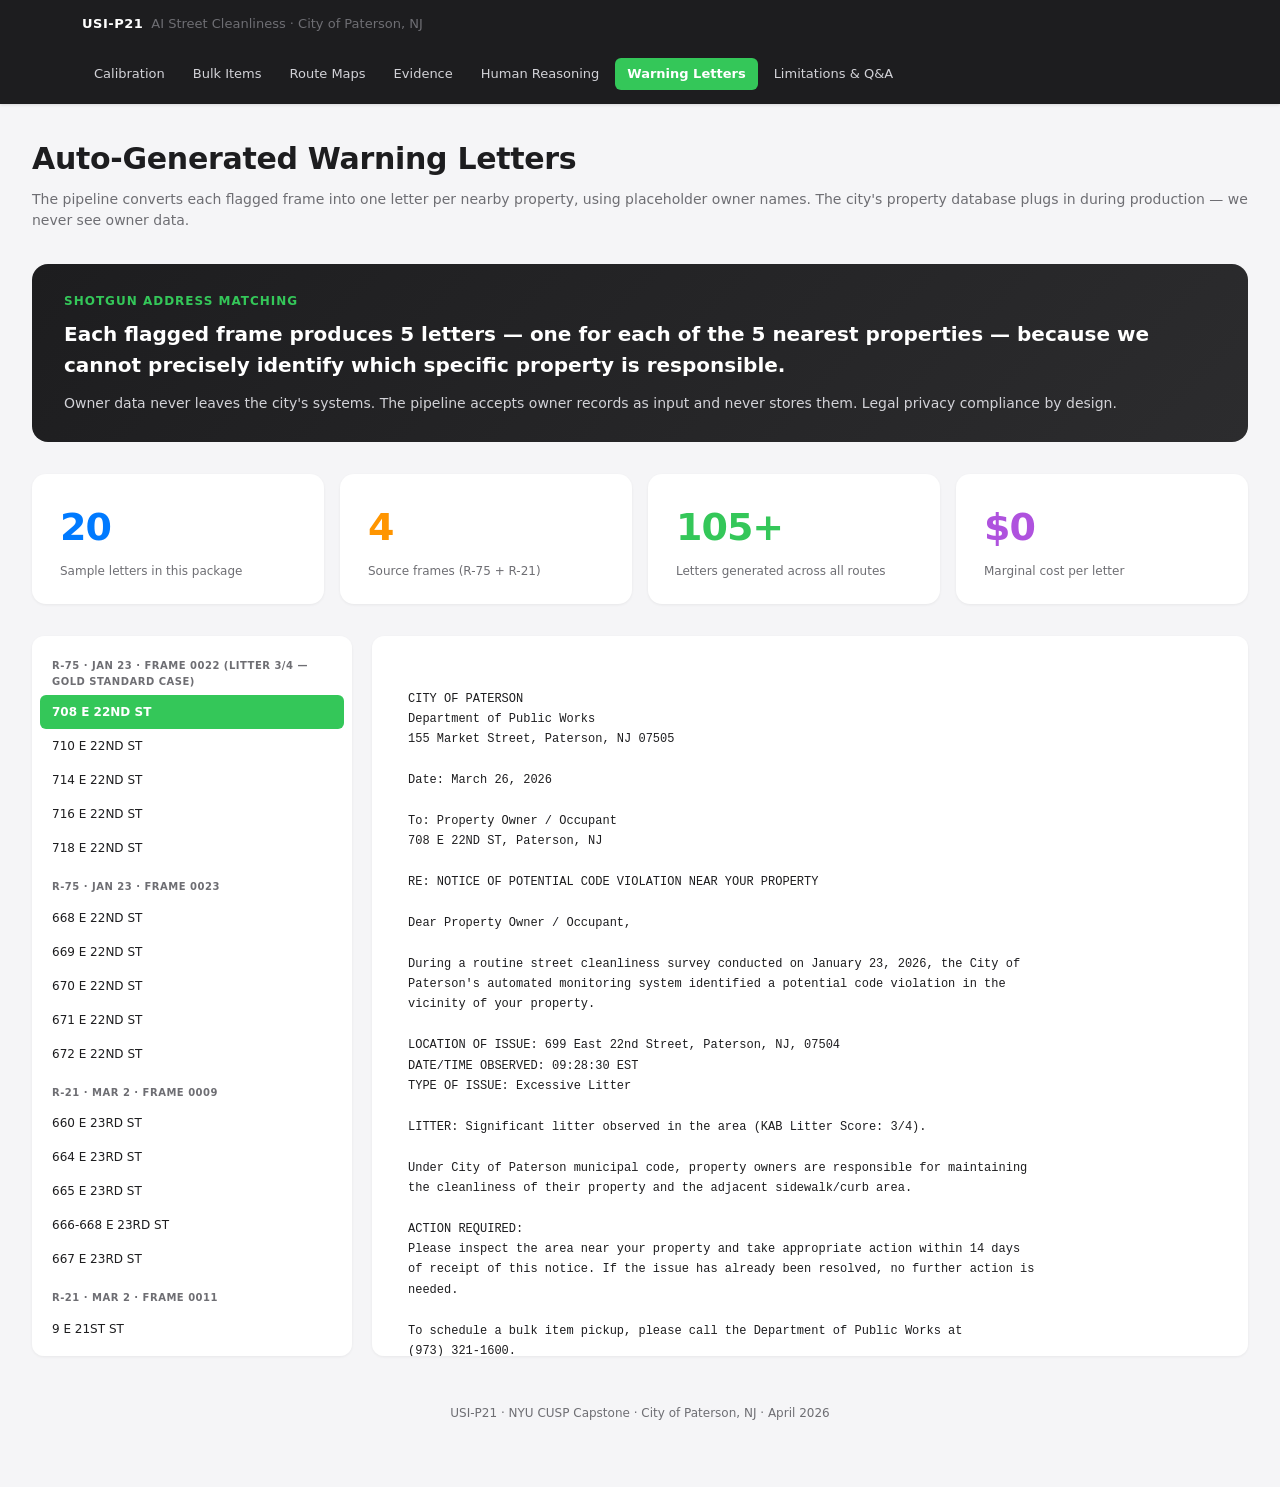
<file: letters.html>
<!DOCTYPE html>
<html lang="en">
<head>
<meta charset="UTF-8">
<meta name="viewport" content="width=device-width, initial-scale=1.0">
<title>Warning Letters Sample · USI-P21</title>
<link rel="stylesheet" href="styles.css">
</head>
<body>

<nav class="topnav">
  <div class="topnav-inner">
    <div class="topnav-brand">USI-P21<span class="sub">AI Street Cleanliness · City of Paterson, NJ</span></div>
    <div class="topnav-links">
      <a href="index.html">Calibration</a>
      <a href="bulk_items.html">Bulk Items</a>
      <a href="route_maps.html">Route Maps</a>
      <a href="evidence.html">Evidence</a>
      <a href="reasoning.html">Human Reasoning</a>
      <a href="letters.html" class="active">Warning Letters</a>
      <a href="qa.html">Limitations &amp; Q&amp;A</a>
    </div>
  </div>
</nav>

<div class="container wide">

<div class="page-header">
  <h1>Auto-Generated Warning Letters</h1>
  <div class="subtitle">The pipeline converts each flagged frame into one letter per nearby property, using placeholder owner names. The city's property database plugs in during production — we never see owner data.</div>
</div>

<div class="highlight-bar">
  <div class="tag">Shotgun address matching</div>
  <h2>Each flagged frame produces 5 letters — one for each of the 5 nearest properties — because we cannot precisely identify which specific property is responsible.</h2>
  <p>Owner data never leaves the city's systems. The pipeline accepts owner records as input and never stores them. Legal privacy compliance by design.</p>
</div>

<div class="metrics">
  <div class="metric blue"><div class="value">20</div><div class="label">Sample letters in this package</div></div>
  <div class="metric orange"><div class="value">4</div><div class="label">Source frames (R-75 + R-21)</div></div>
  <div class="metric green"><div class="value">105+</div><div class="label">Letters generated across all routes</div></div>
  <div class="metric purple"><div class="value">$0</div><div class="label">Marginal cost per letter</div></div>
</div>

<div class="letter-list">
  <div class="list" id="letter-list"></div>
  <pre class="letter-view" id="letter-view">Select a letter from the list to preview.</pre>
</div>

<div class="footer">USI-P21 · NYU CUSP Capstone · City of Paterson, NJ · April 2026</div>
</div>

<script>
  const letters = {
    'R-75 · Jan 23 · Frame 0022 (litter 3/4 — gold standard case)': [
      'warning_frame_0022.png_708_E_22ND_ST_Paterson_NJ.txt',
      'warning_frame_0022.png_710_E_22ND_ST_Paterson_NJ.txt',
      'warning_frame_0022.png_714_E_22ND_ST_Paterson_NJ.txt',
      'warning_frame_0022.png_716_E_22ND_ST_Paterson_NJ.txt',
      'warning_frame_0022.png_718_E_22ND_ST_Paterson_NJ.txt',
    ],
    'R-75 · Jan 23 · Frame 0023': [
      'warning_frame_0023.png_668_E_22ND_ST_Paterson_NJ.txt',
      'warning_frame_0023.png_669_E_22ND_ST_Paterson_NJ.txt',
      'warning_frame_0023.png_670_E_22ND_ST_Paterson_NJ.txt',
      'warning_frame_0023.png_671_E_22ND_ST_Paterson_NJ.txt',
      'warning_frame_0023.png_672_E_22ND_ST_Paterson_NJ.txt',
    ],
    'R-21 · Mar 2 · Frame 0009': [
      'warning_frame_0009.png_660_E_23RD_ST_Paterson_NJ.txt',
      'warning_frame_0009.png_664_E_23RD_ST_Paterson_NJ.txt',
      'warning_frame_0009.png_665_E_23RD_ST_Paterson_NJ.txt',
      'warning_frame_0009.png_666-668_E_23RD_ST_Paterson_NJ.txt',
      'warning_frame_0009.png_667_E_23RD_ST_Paterson_NJ.txt',
    ],
    'R-21 · Mar 2 · Frame 0011': [
      'warning_frame_0011.png_9_E_21ST_ST_Paterson_NJ.txt',
      'warning_frame_0011.png_11_E_21ST_ST_Paterson_NJ.txt',
      'warning_frame_0011.png_13_E_21ST_ST_Paterson_NJ.txt',
      'warning_frame_0011.png_15_E_21ST_ST_Paterson_NJ.txt',
      'warning_frame_0011.png_17_E_21ST_ST_Paterson_NJ.txt',
    ],
  };

  const listEl = document.getElementById('letter-list');
  const viewEl = document.getElementById('letter-view');
  let firstBtn = null;

  Object.entries(letters).forEach(([group, files]) => {
    const label = document.createElement('div');
    label.className = 'group-label';
    label.textContent = group;
    listEl.appendChild(label);
    const folder = group.startsWith('R-75') ? 'R75' : 'R21';
    files.forEach(f => {
      const btn = document.createElement('button');
      const addr = f.replace(/^warning_frame_\d+\.png_/, '').replace(/_Paterson_NJ\.txt$/, '').replace(/_/g, ' ');
      btn.textContent = addr;
      btn.addEventListener('click', () => {
        document.querySelectorAll('#letter-list button').forEach(b => b.classList.remove('active'));
        btn.classList.add('active');
        fetch(`warning_letters/${folder}/${f}`)
          .then(r => r.text())
          .then(t => viewEl.textContent = t)
          .catch(e => viewEl.textContent = 'Error loading letter: ' + e);
      });
      listEl.appendChild(btn);
      if (!firstBtn) firstBtn = btn;
    });
  });

  if (firstBtn) firstBtn.click();
</script>
</body>
</html>
</file>
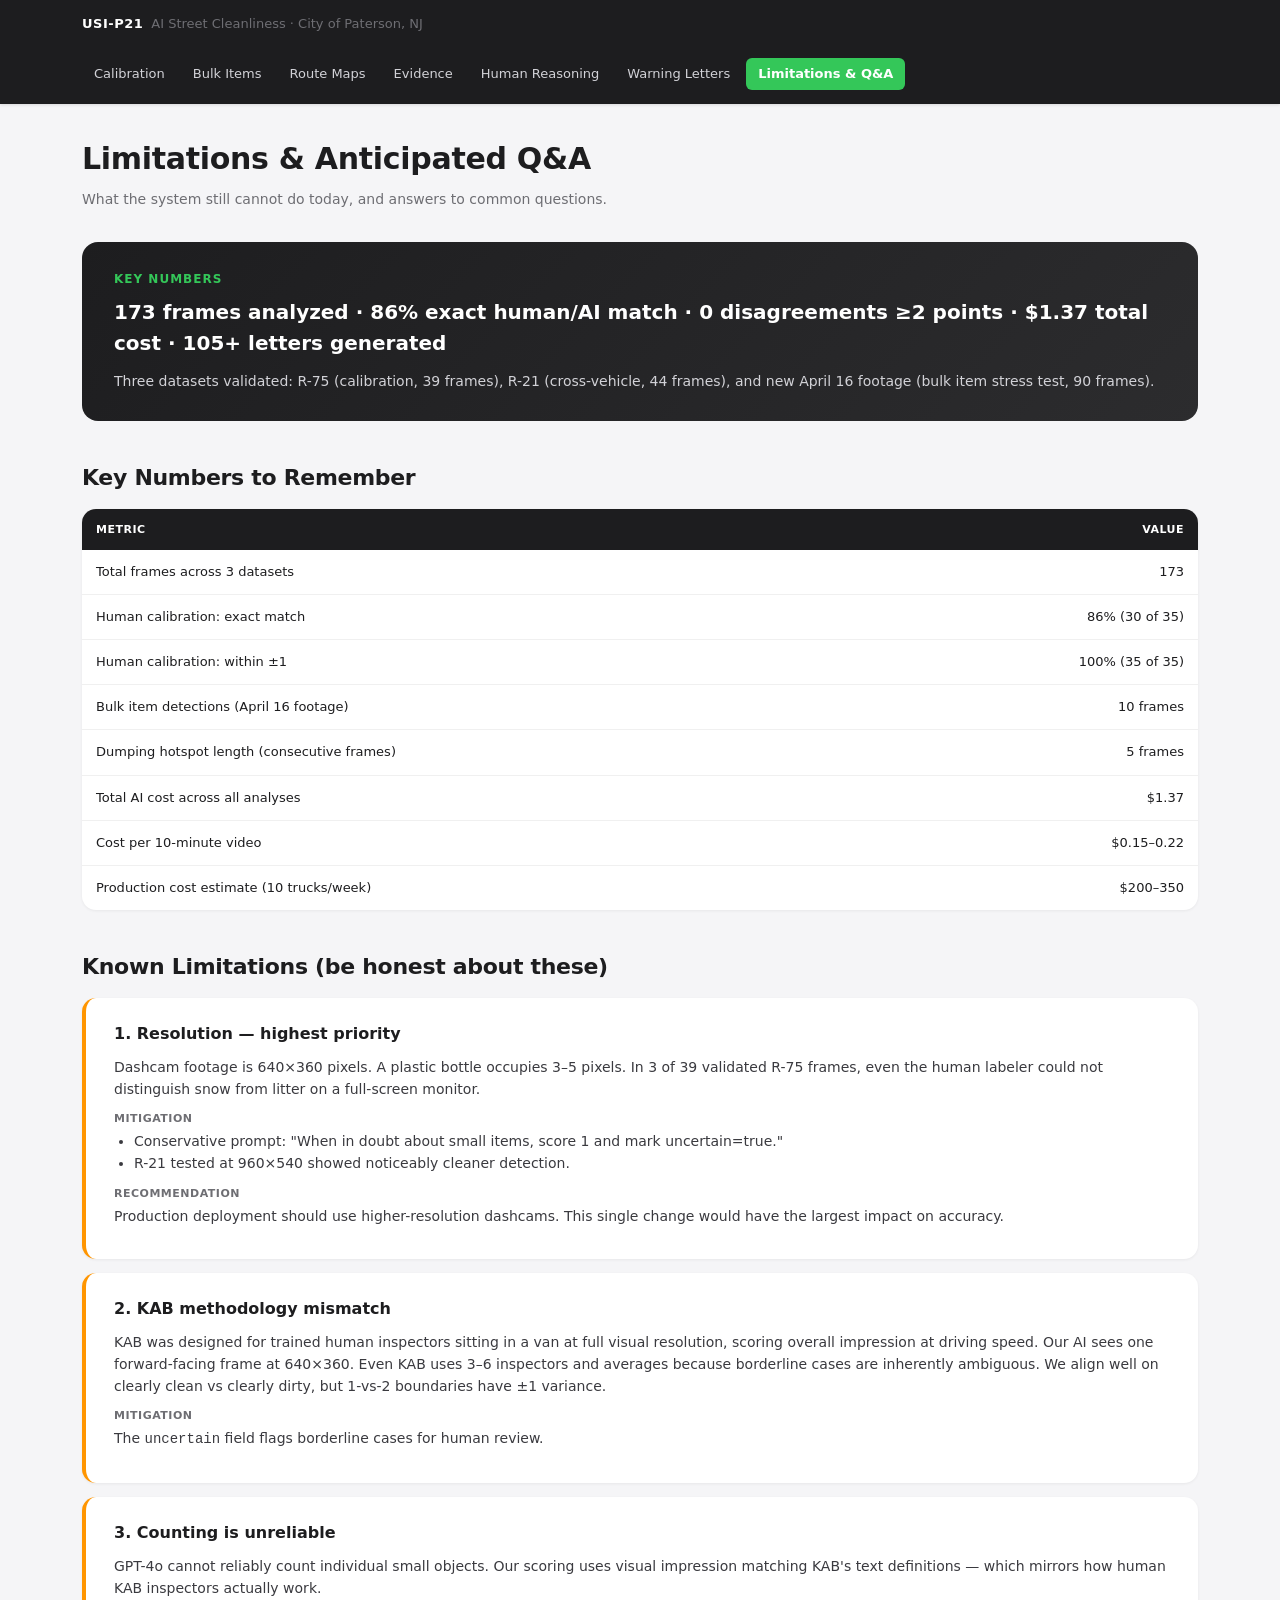
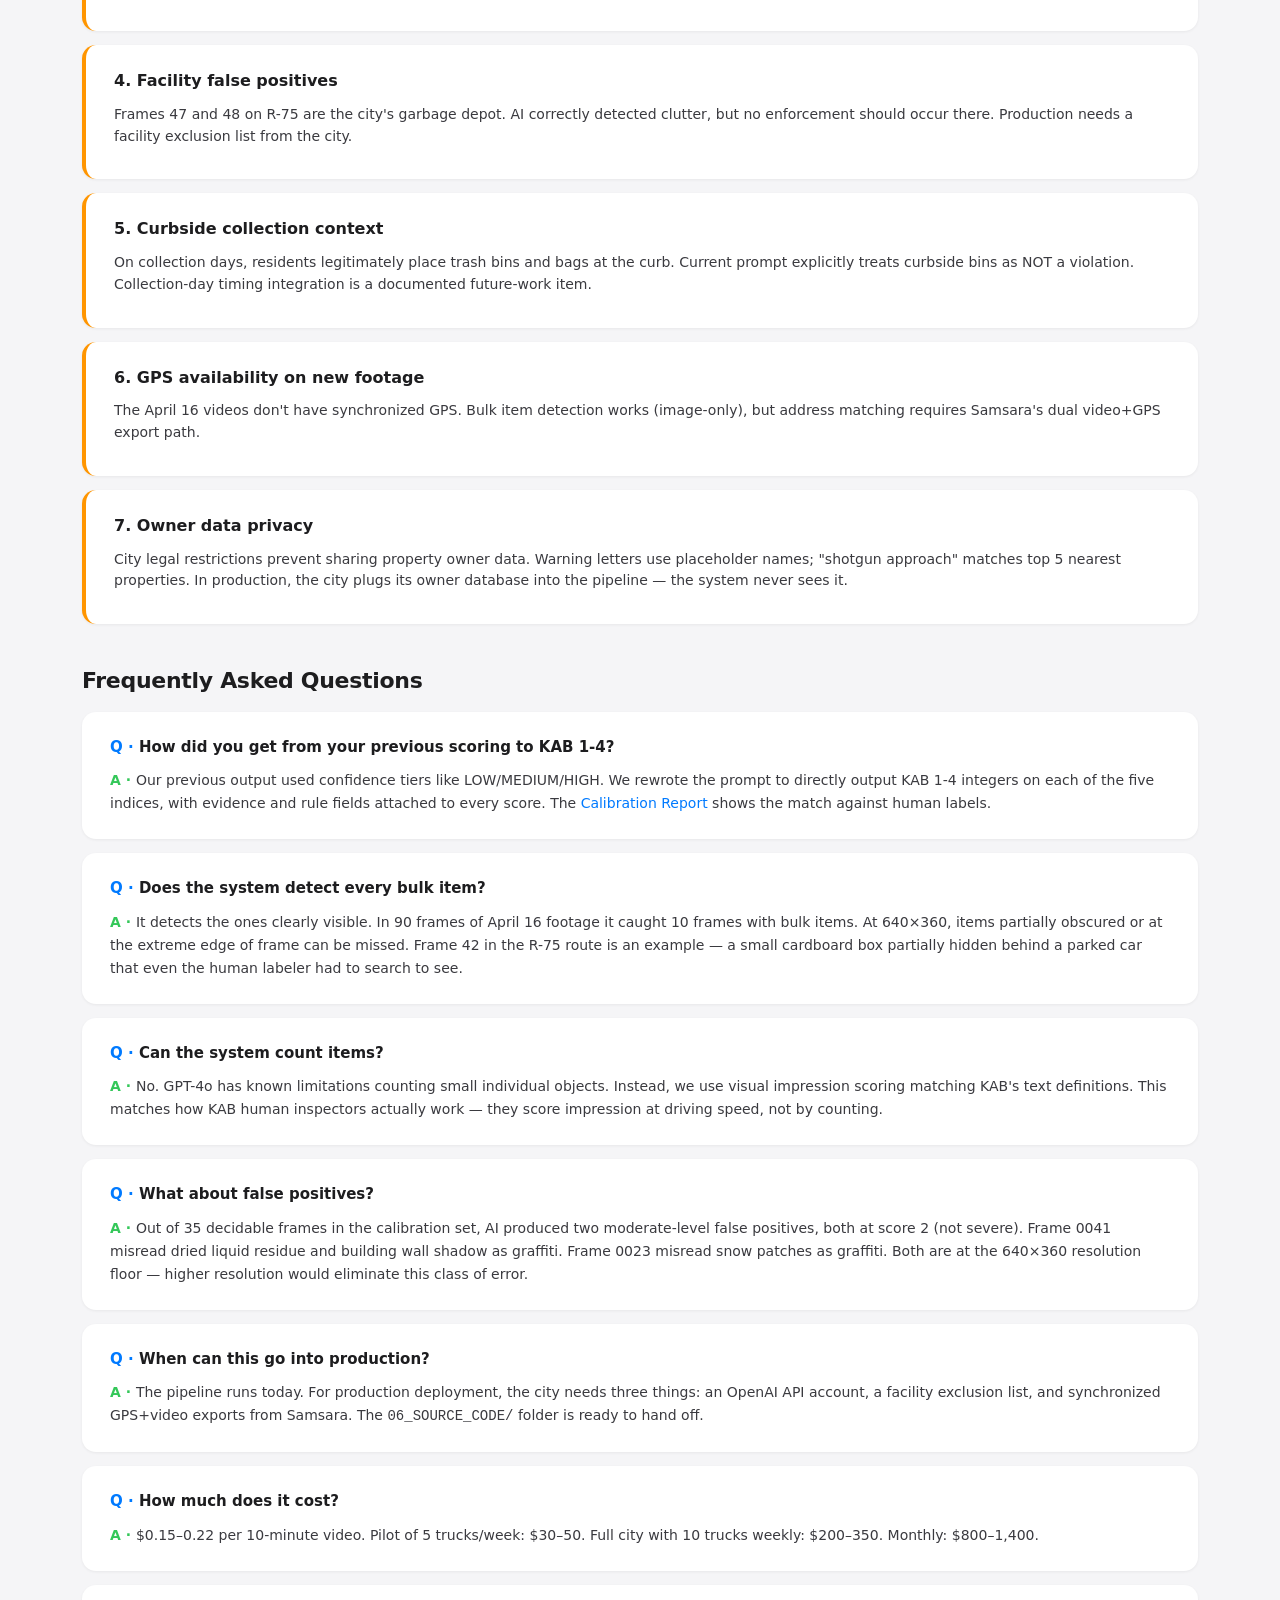
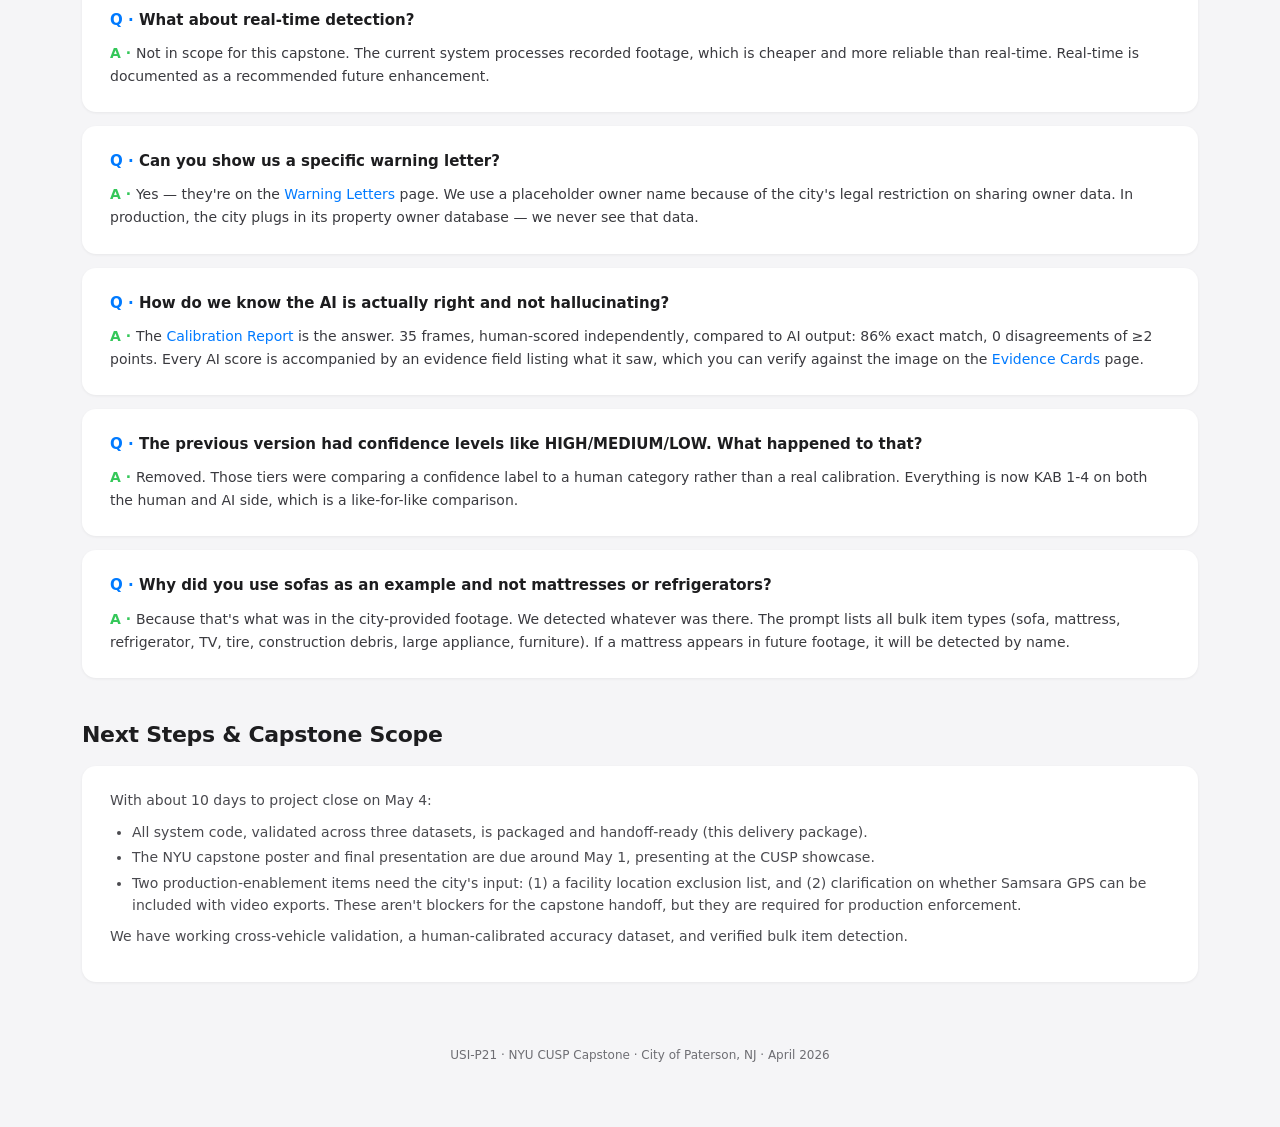
<file: qa.html>
<!DOCTYPE html>
<html lang="en">
<head>
<meta charset="UTF-8">
<meta name="viewport" content="width=device-width, initial-scale=1.0">
<title>Limitations & Q&A · USI-P21</title>
<link rel="stylesheet" href="styles.css">
<style>
  .qa { background: white; border-radius: 14px; padding: 24px 28px; margin-bottom: 14px; box-shadow: 0 1px 3px rgba(0,0,0,0.06); }
  .qa .q { font-weight: 700; font-size: 15px; color: #1d1d1f; margin-bottom: 10px; }
  .qa .q::before { content: "Q · "; color: #007aff; font-weight: 800; }
  .qa .a { color: #3a3a3f; font-size: 14px; line-height: 1.65; }
  .qa .a::before { content: "A · "; color: #34c759; font-weight: 800; }
  .limit { background: white; border-radius: 14px; padding: 24px 28px; margin-bottom: 14px; box-shadow: 0 1px 3px rgba(0,0,0,0.06); border-left: 4px solid #ff9500; }
  .limit h3 { font-size: 16px; margin-bottom: 10px; }
  .limit .lbl { font-size: 11px; font-weight: 700; color: #6e6e73; letter-spacing: 0.5px; text-transform: uppercase; margin-top: 10px; margin-bottom: 4px; }
  .limit p { margin-bottom: 8px; font-size: 14px; color: #3a3a3f; }
  .limit ul { margin: 0 0 8px 20px; font-size: 14px; color: #3a3a3f; }
</style>
</head>
<body>

<nav class="topnav">
  <div class="topnav-inner">
    <div class="topnav-brand">USI-P21<span class="sub">AI Street Cleanliness · City of Paterson, NJ</span></div>
    <div class="topnav-links">
      <a href="index.html">Calibration</a>
      <a href="bulk_items.html">Bulk Items</a>
      <a href="route_maps.html">Route Maps</a>
      <a href="evidence.html">Evidence</a>
      <a href="reasoning.html">Human Reasoning</a>
      <a href="letters.html">Warning Letters</a>
      <a href="qa.html" class="active">Limitations &amp; Q&amp;A</a>
    </div>
  </div>
</nav>

<div class="container">

<div class="page-header">
  <h1>Limitations &amp; Anticipated Q&amp;A</h1>
  <div class="subtitle">What the system still cannot do today, and answers to common questions.</div>
</div>

<div class="highlight-bar">
  <div class="tag">Key numbers</div>
  <h2>173 frames analyzed · 86% exact human/AI match · 0 disagreements ≥2 points · $1.37 total cost · 105+ letters generated</h2>
  <p>Three datasets validated: R-75 (calibration, 39 frames), R-21 (cross-vehicle, 44 frames), and new April 16 footage (bulk item stress test, 90 frames).</p>
</div>

<h2 class="section-title">Key Numbers to Remember</h2>
<table class="data">
  <thead><tr><th>Metric</th><th style="text-align:right;">Value</th></tr></thead>
  <tbody>
    <tr><td>Total frames across 3 datasets</td><td class="num">173</td></tr>
    <tr><td>Human calibration: exact match</td><td class="num">86% (30 of 35)</td></tr>
    <tr><td>Human calibration: within ±1</td><td class="num">100% (35 of 35)</td></tr>
    <tr><td>Bulk item detections (April 16 footage)</td><td class="num">10 frames</td></tr>
    <tr><td>Dumping hotspot length (consecutive frames)</td><td class="num">5 frames</td></tr>
    <tr><td>Total AI cost across all analyses</td><td class="num">$1.37</td></tr>
    <tr><td>Cost per 10-minute video</td><td class="num">$0.15–0.22</td></tr>
    <tr><td>Production cost estimate (10 trucks/week)</td><td class="num">$200–350</td></tr>
  </tbody>
</table>

<h2 class="section-title">Known Limitations (be honest about these)</h2>

<div class="limit">
  <h3>1. Resolution — highest priority</h3>
  <p>Dashcam footage is 640×360 pixels. A plastic bottle occupies 3–5 pixels. In 3 of 39 validated R-75 frames, even the human labeler could not distinguish snow from litter on a full-screen monitor.</p>
  <div class="lbl">Mitigation</div>
  <ul>
    <li>Conservative prompt: "When in doubt about small items, score 1 and mark uncertain=true."</li>
    <li>R-21 tested at 960×540 showed noticeably cleaner detection.</li>
  </ul>
  <div class="lbl">Recommendation</div>
  <p>Production deployment should use higher-resolution dashcams. This single change would have the largest impact on accuracy.</p>
</div>

<div class="limit">
  <h3>2. KAB methodology mismatch</h3>
  <p>KAB was designed for trained human inspectors sitting in a van at full visual resolution, scoring overall impression at driving speed. Our AI sees one forward-facing frame at 640×360. Even KAB uses 3–6 inspectors and averages because borderline cases are inherently ambiguous. We align well on clearly clean vs clearly dirty, but 1-vs-2 boundaries have ±1 variance.</p>
  <div class="lbl">Mitigation</div>
  <p>The <code>uncertain</code> field flags borderline cases for human review.</p>
</div>

<div class="limit">
  <h3>3. Counting is unreliable</h3>
  <p>GPT-4o cannot reliably count individual small objects. Our scoring uses visual impression matching KAB's text definitions — which mirrors how human KAB inspectors actually work.</p>
</div>

<div class="limit">
  <h3>4. Facility false positives</h3>
  <p>Frames 47 and 48 on R-75 are the city's garbage depot. AI correctly detected clutter, but no enforcement should occur there. Production needs a facility exclusion list from the city.</p>
</div>

<div class="limit">
  <h3>5. Curbside collection context</h3>
  <p>On collection days, residents legitimately place trash bins and bags at the curb. Current prompt explicitly treats curbside bins as NOT a violation. Collection-day timing integration is a documented future-work item.</p>
</div>

<div class="limit">
  <h3>6. GPS availability on new footage</h3>
  <p>The April 16 videos don't have synchronized GPS. Bulk item detection works (image-only), but address matching requires Samsara's dual video+GPS export path.</p>
</div>

<div class="limit">
  <h3>7. Owner data privacy</h3>
  <p>City legal restrictions prevent sharing property owner data. Warning letters use placeholder names; "shotgun approach" matches top 5 nearest properties. In production, the city plugs its owner database into the pipeline — the system never sees it.</p>
</div>

<h2 class="section-title">Frequently Asked Questions</h2>

<div class="qa">
  <div class="q">How did you get from your previous scoring to KAB 1-4?</div>
  <div class="a">Our previous output used confidence tiers like LOW/MEDIUM/HIGH. We rewrote the prompt to directly output KAB 1-4 integers on each of the five indices, with evidence and rule fields attached to every score. The <a href="index.html">Calibration Report</a> shows the match against human labels.</div>
</div>

<div class="qa">
  <div class="q">Does the system detect every bulk item?</div>
  <div class="a">It detects the ones clearly visible. In 90 frames of April 16 footage it caught 10 frames with bulk items. At 640×360, items partially obscured or at the extreme edge of frame can be missed. Frame 42 in the R-75 route is an example — a small cardboard box partially hidden behind a parked car that even the human labeler had to search to see.</div>
</div>

<div class="qa">
  <div class="q">Can the system count items?</div>
  <div class="a">No. GPT-4o has known limitations counting small individual objects. Instead, we use visual impression scoring matching KAB's text definitions. This matches how KAB human inspectors actually work — they score impression at driving speed, not by counting.</div>
</div>

<div class="qa">
  <div class="q">What about false positives?</div>
  <div class="a">Out of 35 decidable frames in the calibration set, AI produced two moderate-level false positives, both at score 2 (not severe). Frame 0041 misread dried liquid residue and building wall shadow as graffiti. Frame 0023 misread snow patches as graffiti. Both are at the 640×360 resolution floor — higher resolution would eliminate this class of error.</div>
</div>

<div class="qa">
  <div class="q">When can this go into production?</div>
  <div class="a">The pipeline runs today. For production deployment, the city needs three things: an OpenAI API account, a facility exclusion list, and synchronized GPS+video exports from Samsara. The <code>06_SOURCE_CODE/</code> folder is ready to hand off.</div>
</div>

<div class="qa">
  <div class="q">How much does it cost?</div>
  <div class="a">$0.15–0.22 per 10-minute video. Pilot of 5 trucks/week: $30–50. Full city with 10 trucks weekly: $200–350. Monthly: $800–1,400.</div>
</div>

<div class="qa">
  <div class="q">What about real-time detection?</div>
  <div class="a">Not in scope for this capstone. The current system processes recorded footage, which is cheaper and more reliable than real-time. Real-time is documented as a recommended future enhancement.</div>
</div>

<div class="qa">
  <div class="q">Can you show us a specific warning letter?</div>
  <div class="a">Yes — they're on the <a href="letters.html">Warning Letters</a> page. We use a placeholder owner name because of the city's legal restriction on sharing owner data. In production, the city plugs in its property owner database — we never see that data.</div>
</div>

<div class="qa">
  <div class="q">How do we know the AI is actually right and not hallucinating?</div>
  <div class="a">The <a href="index.html">Calibration Report</a> is the answer. 35 frames, human-scored independently, compared to AI output: 86% exact match, 0 disagreements of ≥2 points. Every AI score is accompanied by an evidence field listing what it saw, which you can verify against the image on the <a href="evidence.html">Evidence Cards</a> page.</div>
</div>

<div class="qa">
  <div class="q">The previous version had confidence levels like HIGH/MEDIUM/LOW. What happened to that?</div>
  <div class="a">Removed. Those tiers were comparing a confidence label to a human category rather than a real calibration. Everything is now KAB 1-4 on both the human and AI side, which is a like-for-like comparison.</div>
</div>

<div class="qa">
  <div class="q">Why did you use sofas as an example and not mattresses or refrigerators?</div>
  <div class="a">Because that's what was in the city-provided footage. We detected whatever was there. The prompt lists all bulk item types (sofa, mattress, refrigerator, TV, tire, construction debris, large appliance, furniture). If a mattress appears in future footage, it will be detected by name.</div>
</div>

<h2 class="section-title">Next Steps &amp; Capstone Scope</h2>
<div class="card">
  <p>With about 10 days to project close on May 4:</p>
  <ul>
    <li>All system code, validated across three datasets, is packaged and handoff-ready (this delivery package).</li>
    <li>The NYU capstone poster and final presentation are due around May 1, presenting at the CUSP showcase.</li>
    <li>Two production-enablement items need the city's input: (1) a facility location exclusion list, and (2) clarification on whether Samsara GPS can be included with video exports. These aren't blockers for the capstone handoff, but they are required for production enforcement.</li>
  </ul>
  <p>We have working cross-vehicle validation, a human-calibrated accuracy dataset, and verified bulk item detection.</p>
</div>

<div class="footer">USI-P21 · NYU CUSP Capstone · City of Paterson, NJ · April 2026</div>
</div>
</body>
</html>
</file>
<file: styles.css>
* { margin: 0; padding: 0; box-sizing: border-box; }
body {
  font-family: -apple-system, "Segoe UI", system-ui, sans-serif;
  background: #f5f5f7; color: #1d1d1f; padding: 0; line-height: 1.55;
}
a { color: #007aff; text-decoration: none; }
a:hover { text-decoration: underline; }

/* Shared top nav */
.topnav { background: #1d1d1f; color: white; padding: 14px 0; position: sticky; top: 0; z-index: 100; box-shadow: 0 1px 3px rgba(0,0,0,0.12); }
.topnav-inner { max-width: 1180px; margin: 0 auto; padding: 0 32px; display: flex; align-items: center; justify-content: space-between; gap: 24px; flex-wrap: wrap; }
.topnav-brand { font-weight: 700; font-size: 13px; letter-spacing: 0.5px; color: white; text-transform: uppercase; }
.topnav-brand .sub { color: #6e6e73; font-weight: 500; margin-left: 8px; text-transform: none; letter-spacing: 0; }
.topnav-links { display: flex; gap: 4px; flex-wrap: wrap; }
.topnav-links a { color: #d2d2d7; text-decoration: none; font-size: 13px; padding: 6px 12px; border-radius: 6px; transition: background 0.15s, color 0.15s; }
.topnav-links a:hover { background: #2c2c2e; color: white; text-decoration: none; }
.topnav-links a.active { background: #34c759; color: white; font-weight: 600; }

/* Layout */
.container { max-width: 1180px; margin: 0 auto; padding: 32px; }
.wide { max-width: 1400px; }

/* Page header */
.page-header { margin-bottom: 32px; }
.page-header h1 { font-size: 30px; font-weight: 700; margin-bottom: 6px; letter-spacing: -0.3px; }
.page-header .subtitle { font-size: 14px; color: #6e6e73; }

.section-title { font-size: 22px; font-weight: 600; margin: 40px 0 14px 0; letter-spacing: -0.3px; }
.section-note { font-size: 13px; color: #6e6e73; margin-bottom: 18px; line-height: 1.6; }

/* Cards */
.card { background: white; border-radius: 14px; padding: 24px 28px; box-shadow: 0 1px 3px rgba(0,0,0,0.06); margin-bottom: 16px; }
.card h2 { font-size: 18px; margin-bottom: 12px; }
.card h3 { font-size: 15px; margin: 16px 0 8px 0; }
.card p { color: #4a4a4f; font-size: 14px; margin-bottom: 10px; }
.card ul, .card ol { margin-left: 22px; margin-bottom: 10px; color: #4a4a4f; font-size: 14px; }
.card li { margin-bottom: 4px; }

/* Metric cards */
.metrics { display: grid; grid-template-columns: repeat(auto-fit, minmax(210px, 1fr)); gap: 16px; margin-bottom: 32px; }
.metric { background: white; border-radius: 14px; padding: 24px 28px; box-shadow: 0 1px 3px rgba(0,0,0,0.06); }
.metric .value { font-size: 38px; font-weight: 700; letter-spacing: -1px; }
.metric .label { font-size: 12px; color: #6e6e73; margin-top: 6px; line-height: 1.4; }
.metric.green .value { color: #34c759; }
.metric.blue .value { color: #007aff; }
.metric.orange .value { color: #ff9500; }
.metric.red .value { color: #ff3b30; }
.metric.purple .value { color: #af52de; }

/* Highlight bar */
.highlight-bar { background: linear-gradient(135deg, #1d1d1f 0%, #2c2c2e 100%); color: white; padding: 28px 32px; border-radius: 16px; margin-bottom: 32px; }
.highlight-bar .tag { color: #34c759; font-size: 12px; font-weight: 700; letter-spacing: 1px; text-transform: uppercase; }
.highlight-bar h2 { font-size: 20px; font-weight: 600; margin: 8px 0 12px 0; }
.highlight-bar p { color: #d2d2d7; font-size: 14px; }

/* Tags */
.tag-pill { display: inline-block; padding: 3px 10px; border-radius: 6px; font-size: 11px; font-weight: 700; letter-spacing: 0.3px; margin-right: 4px; }
.tag-pill.bulk { background: #ffebee; color: #c62828; }
.tag-pill.dump { background: #fff3e0; color: #e65100; }
.tag-pill.lit2 { background: #fff9c4; color: #827717; }
.tag-pill.lit3 { background: #ffccbc; color: #bf360c; }
.tag-pill.lit4 { background: #ffcdd2; color: #b71c1c; }
.tag-pill.info { background: #e3f2fd; color: #1565c0; }
.tag-pill.neutral { background: #f0f0f0; color: #555; }

/* Tables */
table.data { width: 100%; border-collapse: separate; border-spacing: 0; background: white; border-radius: 14px; overflow: hidden; box-shadow: 0 1px 3px rgba(0,0,0,0.06); margin-bottom: 24px; font-size: 13px; }
table.data th { background: #1d1d1f; color: white; font-size: 11px; font-weight: 600; text-transform: uppercase; letter-spacing: 0.5px; padding: 12px 14px; text-align: left; }
table.data td { padding: 12px 14px; border-bottom: 1px solid #f0f0f0; }
table.data tr:last-child td { border-bottom: none; }
table.data tr:hover td { background: #fafafa; }
table.data td.num { text-align: right; font-variant-numeric: tabular-nums; }

/* Image grid (evidence cards) */
.img-grid { display: grid; grid-template-columns: repeat(auto-fill, minmax(300px, 1fr)); gap: 16px; }
.img-tile { background: white; border-radius: 12px; overflow: hidden; box-shadow: 0 1px 3px rgba(0,0,0,0.06); cursor: pointer; transition: transform 0.15s, box-shadow 0.15s; }
.img-tile:hover { transform: translateY(-2px); box-shadow: 0 6px 16px rgba(0,0,0,0.1); }
.img-tile img { width: 100%; display: block; }
.img-tile .caption { padding: 12px 14px; font-size: 12px; }
.img-tile .caption .fname { font-family: "SF Mono", Consolas, monospace; font-weight: 600; margin-bottom: 6px; color: #1d1d1f; }
.img-tile .caption .meta { color: #6e6e73; font-size: 11px; margin-top: 6px; }

/* Lightbox */
.lightbox { display: none; position: fixed; inset: 0; background: rgba(0,0,0,0.92); z-index: 1000; cursor: zoom-out; align-items: center; justify-content: center; padding: 32px; }
.lightbox.open { display: flex; }
.lightbox img { max-width: 100%; max-height: 100%; border-radius: 8px; box-shadow: 0 20px 60px rgba(0,0,0,0.6); }
.lightbox .caption { position: absolute; bottom: 24px; left: 50%; transform: translateX(-50%); background: rgba(0,0,0,0.75); color: white; padding: 10px 18px; border-radius: 8px; font-size: 13px; max-width: 80%; text-align: center; }

/* Tab switcher */
.tab-switcher { display: flex; background: white; border-radius: 12px; padding: 4px; box-shadow: 0 1px 3px rgba(0,0,0,0.06); margin-bottom: 16px; width: fit-content; }
.tab-switcher button { background: transparent; border: none; padding: 8px 18px; font-size: 13px; font-weight: 600; color: #6e6e73; cursor: pointer; border-radius: 8px; transition: all 0.15s; font-family: inherit; }
.tab-switcher button.active { background: #1d1d1f; color: white; }
.tab-pane { display: none; }
.tab-pane.active { display: block; }

/* Map iframe */
.map-frame { width: 100%; height: 720px; border: none; border-radius: 12px; background: white; box-shadow: 0 1px 3px rgba(0,0,0,0.06); }

/* Letter display */
.letter-list { display: grid; grid-template-columns: 320px 1fr; gap: 20px; }
.letter-list .list { background: white; border-radius: 12px; padding: 8px; max-height: 720px; overflow-y: auto; box-shadow: 0 1px 3px rgba(0,0,0,0.06); }
.letter-list .list button { display: block; width: 100%; text-align: left; background: transparent; border: none; padding: 10px 12px; font-size: 12px; color: #1d1d1f; cursor: pointer; border-radius: 6px; font-family: inherit; transition: background 0.12s; }
.letter-list .list button:hover { background: #f5f5f7; }
.letter-list .list button.active { background: #34c759; color: white; font-weight: 600; }
.letter-list .list .group-label { padding: 14px 12px 6px 12px; font-size: 10px; font-weight: 700; color: #6e6e73; letter-spacing: 0.5px; text-transform: uppercase; }
.letter-view { background: white; border-radius: 12px; padding: 32px 36px; box-shadow: 0 1px 3px rgba(0,0,0,0.06); font-family: "SF Mono", Consolas, monospace; font-size: 12px; white-space: pre-wrap; line-height: 1.7; max-height: 720px; overflow-y: auto; }

/* Reasoning page */
.reasoning h2 { font-size: 22px; margin: 32px 0 12px 0; padding-bottom: 8px; border-bottom: 2px solid #e0e0e0; }
.reasoning h3 { font-size: 17px; margin: 24px 0 10px 0; color: #1d1d1f; }
.reasoning h4 { font-size: 14px; margin: 14px 0 6px 0; color: #6e6e73; text-transform: uppercase; letter-spacing: 0.3px; font-weight: 700; }
.reasoning blockquote { border-left: 4px solid #007aff; background: #f5f5f7; padding: 14px 18px; border-radius: 0 8px 8px 0; margin: 12px 0; font-style: italic; color: #3a3a3f; }
.reasoning table { width: 100%; border-collapse: collapse; margin: 12px 0; font-size: 13px; }
.reasoning th, .reasoning td { padding: 8px 12px; border: 1px solid #e0e0e0; text-align: left; }
.reasoning th { background: #f5f5f7; font-weight: 600; }
.reasoning p { margin-bottom: 12px; color: #3a3a3f; font-size: 14px; }
.reasoning ul, .reasoning ol { margin: 10px 0 10px 24px; color: #3a3a3f; font-size: 14px; }
.reasoning code { background: #f0f0f0; padding: 2px 6px; border-radius: 4px; font-size: 12px; font-family: "SF Mono", Consolas, monospace; }
.reasoning hr { border: none; border-top: 1px solid #e0e0e0; margin: 24px 0; }
.reasoning strong { color: #1d1d1f; }

/* Score pills in tables */
.score-pill { display: inline-block; width: 22px; height: 22px; line-height: 22px; border-radius: 5px; font-weight: 700; font-size: 11px; text-align: center; }
.score-pill.c1 { background: #e8f5e9; color: #1b5e20; }
.score-pill.c2 { background: #fff9c4; color: #827717; }
.score-pill.c3 { background: #ffe0b2; color: #e65100; }
.score-pill.c4 { background: #ffcdd2; color: #b71c1c; }

/* Footer */
.footer { text-align: center; padding: 48px 32px 32px; color: #6e6e73; font-size: 12px; }

@media (max-width: 900px) {
  .letter-list { grid-template-columns: 1fr; }
  .topnav-links { gap: 2px; }
  .topnav-links a { font-size: 12px; padding: 5px 8px; }
}
</file>
